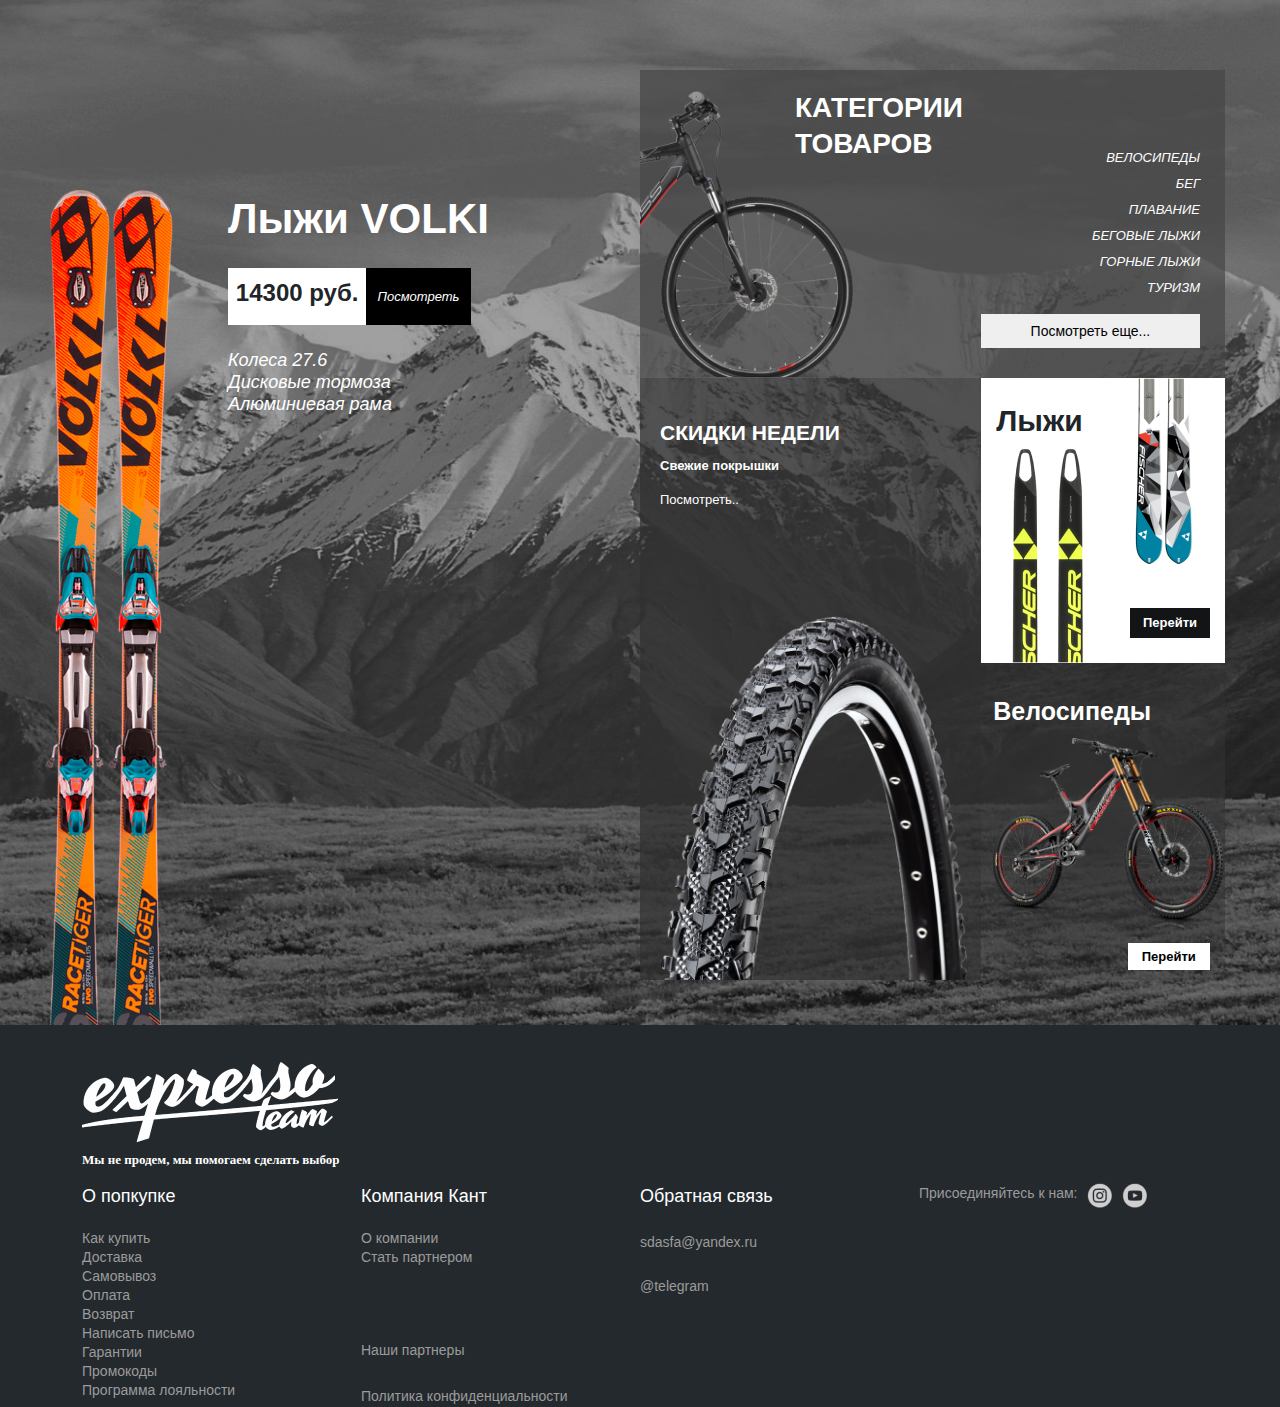
<file: index.html>
<!DOCTYPE html>
<html lang="ru">
  <head>
    <!-- Обязательные метатеги -->
    <meta charset="utf-8" />
    <meta name="viewport" content="width=device-width, initial-scale=1" />

    <!-- fonts -->
    <link rel="preload" href="fonts/Montserrat-Black.woff" as="fonts" />
    <link rel="preload" href="fonts/Montserrat-Black.woff2" as="fonts" />
    <link rel="preload" href="fonts/Roboto-Regular.woff" as="fonts" />

    <!-- Bootstrap CSS -->
    <link href="css/bootstrap.min.css" rel="stylesheet" />

    <!-- стили -->
    <link rel="stylesheet" href="css/style.css" />

    <title>expressa team</title>
  </head>
  <body>
    <main class="main">
      <section class="hero">
        <div class="hero__message">
          <p>Покупка и подбор спортивных товаров</p>
        </div>
        <div class="container hero__container">
          <!-- специальное предложение слева от меню -->
          <div class="hero__offer">
            <div class="hero__offer-img">
              <img src="img/hero__offer-bg.png" alt="Лыжи" />
            </div>
            <div class="hero__offer-info">
              <h1 class="hero__offer-title">Лыжи VOLKI</h1>
              <div class="d-flex hero__offer-block">
                <div class="hero__offer-price">
                  <p>14300 руб.</p>
                </div>
                <a href="/" class="hero__offer-link">Посмотреть</a>
              </div>
              <div class="hero__offer-params">
                <p>Колеса 27.6</p>
                <p>Дисковые тормоза</p>
                <p>Алюминиевая рама</p>
              </div>
            </div>
          </div>
          <!-- меню в виде плитки -->
          <div class="row">
            <div
              class="
                offset-sm-0
                col-sm-12
                offset-md-4
                col-md-8
                offset-lg-6
                col-lg-6
              "
            >
              <!-- категории товаров -->
              <div class="row">
                <div class="col-sm-12 hero__category">
                  <img
                    src="img/hero-img__cat.png"
                    alt="Категории товаров"
                    class="hero__category_bg"
                  />
                  <div class="row">
                    <div class="offset-sm-2 col-sm-6 offset-xl-3 col-xl-5">
                      <h2 class="hero__category-title">Категории товаров</h2>
                    </div>
                    <div class="col-sm-4">
                      <ul class="hero__list">
                        <li class="hero__item">
                          <a href="/" class="hero__link">Велосипеды</a>
                        </li>
                        <li class="hero__item">
                          <a href="/" class="hero__link">Бег</a>
                        </li>
                        <li class="hero__item">
                          <a href="/" class="hero__link">Плавание</a>
                        </li>
                        <li class="hero__item">
                          <a href="/" class="hero__link">Беговые лыжи</a>
                        </li>
                        <li class="hero__item">
                          <a href="/" class="hero__link">Горные лыжи</a>
                        </li>
                        <li class="hero__item">
                          <a href="/" class="hero__link">Туризм</a>
                        </li>
                        <li class="hero__item hero__item_none">
                          <a href="/" class="hero__link">Новый</a>
                        </li>
                      </ul>
                    </div>
                    <div class="col-sm-12 hero__btn-wrap">
                      <button type="button" class="hero__btn">
                        Посмотреть еще...
                      </button>
                    </div>
                  </div>
                </div>
              </div>
              <!-- скидки недели -->
              <div class="row">
                <div class="col-sm-6 col-xl-7 hero__category-discount">
                  <h3>Скидки недели</h3>
                  <b>Свежие покрышки</b>
                  <a href="/">Посмотреть..</a>
                  <img src="img/hero__discount-bg.png" alt="Покрышка" />
                </div>
                <div class="col-sm-6 col-xl-5">
                  <div class="row row-cols-1">
                    <div class="col hero__category-top">
                      <h3>Лыжи</h3>
                      <img
                        class="hero__category-ski1"
                        src="img/hero__ski-1.jpg"
                        alt="Лыжи"
                      />
                      <img
                        class="hero__category-ski2"
                        src="img/hero__ski-2.jpg"
                        alt="Лыжи"
                      />
                      <div class="hero__category-wrap">
                        <a href="/">Перейти</a>
                      </div>
                    </div>
                    <div class="col hero__category-bot">
                      <h3>Велосипеды</h3>
                      <img src="img/hero__bike.png" alt="Велосипеды" />
                      <div class="hero__category-wrap">
                        <a href="/">Перейти</a>
                      </div>
                    </div>
                  </div>
                </div>
              </div>
            </div>
          </div>
          <!-- мобильная версия скидок -->
          <div class="row hero__m">
            <div class="col-12">
              <div class="row">
                <div class="col-7">
                  <img
                    src="img/hero__offer-bg.png"
                    alt="Лыжи"
                    class="hero__m-img1"
                  />
                  <div class="hero__m-el">
                    <h2 class="hero__m-title">Аутлет скидок</h2>
                    <span class="hero__m-text">по видам спорта</span>
                  </div>
                  <img
                    class="hero__m-img2"
                    src="img/hero__discount-bg.png"
                    alt="Покрышка"
                  />
                </div>
                <div class="col-5 p-0">
                  <div class="hero__m-wrap">
                    <div class="hero__m-subtitle">Каталог</div>
                    <span class="hero__m-text">со скидками</span>
                  </div>
                  <ul class="hero__m-list">
                    <li class="hero__m-item">
                      <a href="/" class="hero__m-link">Велосипеды</a>
                    </li>
                    <li class="hero__m-item">
                      <a href="/" class="hero__m-link">Бег</a>
                    </li>
                    <li class="hero__m-item">
                      <a href="/" class="hero__m-link">Плавание</a>
                    </li>
                    <li class="hero__m-item">
                      <a href="/" class="hero__m-link">Беговые лыжи</a>
                    </li>
                    <li class="hero__m-item">
                      <a href="/" class="hero__m-link">Горные лыжи</a>
                    </li>
                    <li class="hero__m-item">
                      <a href="/" class="hero__m-link">Туризм</a>
                    </li>
                    <li class="hero__m-item">
                      <a href="/" class="hero__m-link">Аксессуары</a>
                    </li>
                    <li class="hero__m-item">
                      <a href="/" class="hero__m-link">Одежда</a>
                    </li>
                    <li class="hero__m-item">
                      <a href="/" class="hero__m-link">Очки</a>
                    </li>
                    <li class="hero__m-item">
                      <a href="/" class="hero__m-link">еще...</a>
                    </li>
                  </ul>
                </div>
              </div>
            </div>
          </div>
        </div>
      </section>
      <section class="new-m">
        <div class="container">
          <div class="new-m__header">
            <h2 class="new-m__title">Новинки</h2>
            <a href="/" class="new-m__all">еще...</a>
          </div>
          <div
            id="new-m__slider"
            class="carousel slide"
            data-bs-ride="carousel"
            data-bs-interval="0"
          >
            <div class="carousel-inner">
              <div class="carousel-item active">
                <div class="new-m__img">
                  <img
                    src="img/new-img1.jpg"
                    class="d-block w-50"
                    alt="Слайд велосипед"
                  />
                </div>
                <div class="new-m__name">Велосипед stels navigator 350</div>
                <div class="new-m__price-wrap">
                  <span class="new-m__price-old price-old">30000</span>
                  <span class="new-m__price-new">25000</span>
                </div>
                <div class="new-m__price-wrap">
                  <button type="button" class="new-m__btn">Посмотреть</button>
                  <button type="button" class="new-m__basket"></button>
                </div>
              </div>
              <div class="carousel-item">
                <div class="new-m__img">
                  <img
                    src="img/new-img2.jpg"
                    class="d-block w-50"
                    alt="Слайд самокат"
                  />
                </div>
                <div class="new-m__name">Велосипед stels navigator 350</div>
                <div class="new-m__price-wrap">
                  <span class="new-m__price-old price-old">30000</span>
                  <span class="new-m__price-new">25000</span>
                </div>
                <div class="new-m__price-wrap">
                  <button type="button" class="new-m__btn">Посмотреть</button>
                  <button type="button" class="new-m__basket"></button>
                </div>
              </div>
              <div class="carousel-item">
                <div class="new-m__img">
                  <img
                    src="img/new-img1.jpg"
                    class="d-block w-50"
                    alt="Слайд"
                  />
                </div>
                <div class="new-m__name">Велосипед stels navigator 350</div>
                <div class="new-m__price-wrap">
                  <span class="new-m__price-old price-old">30000</span>
                  <span class="new-m__price-new">25000</span>
                </div>
                <div class="new-m__price-wrap">
                  <button type="button" class="new-m__btn">Посмотреть</button>
                  <button type="button" class="new-m__basket"></button>
                </div>
              </div>
            </div>
          </div>
        </div>
      </section>
      <section class="popular-m">
        <div class="container">
          <div class="popular-m__header">
            <h2 class="popular-m__title">Популярное</h2>
            <a href="/" class="popular-m__all">еще...</a>
          </div>
          <div
            id="popular-m__slider"
            class="carousel slide"
            data-bs-ride="carousel"
            data-bs-interval="0"
          >
            <div class="carousel-inner">
              <div class="carousel-item active">
                <div class="popular-m__img">
                  <img
                    src="img/popular-img.jpg"
                    class="d-block w-50"
                    alt="Слайд шлем"
                  />
                </div>
                <div class="popular-m__name">Велосипед stels navigator 350</div>
                <div class="popular-m__price-wrap">
                  <span class="popular-m__price-old price-old">30000</span>
                  <span class="popular-m__price-new">25000</span>
                </div>
                <div class="popular-m__price-wrap">
                  <button type="button" class="popular-m__btn">
                    Посмотреть
                  </button>
                </div>
              </div>
              <div class="carousel-item">
                <div class="popular-m__img">
                  <img
                    src="img/popular-img.jpg"
                    class="d-block w-50"
                    alt="Слайд шлем"
                  />
                </div>
                <div class="popular-m__name">Велосипед stels navigator 350</div>
                <div class="popular-m__price-wrap">
                  <span class="popular-m__price-old price-old">30000</span>
                  <span class="popular-m__price-new">25000</span>
                </div>
                <div class="popular-m__price-wrap">
                  <button type="button" class="popular-m__btn">
                    Посмотреть
                  </button>
                </div>
              </div>
              <div class="carousel-item">
                <div class="popular-m__img">
                  <img
                    src="img/popular-img.jpg"
                    class="d-block w-50"
                    alt="Слайд шлем"
                  />
                </div>
                <div class="popular-m__name">Велосипед stels navigator 350</div>
                <div class="popular-m__price-wrap">
                  <span class="popular-m__price-old price-old">30000</span>
                  <span class="popular-m__price-new">25000</span>
                </div>
                <div class="popular-m__price-wrap">
                  <button type="button" class="popular-m__btn">
                    Посмотреть
                  </button>
                </div>
              </div>
            </div>
          </div>
        </div>
      </section>
    </main>
    <footer class="footer">
      <div class="container">
        <div class="row">
          <div class="col-12 col-sm-12 col-xxl-3">
            <div class="footer__logo">
              <a href="/" class="footer__logo-link">
                <img
                  class="footer__img"
                  src="img/footer-logo.png"
                  alt="Логотип"
                />
                <img
                  class="footer-m__img"
                  src="img/footer-m-logo.png"
                  alt="Логотип"
                />
              </a>
            </div>
            <div class="footer__desc">
              <p>Мы не продем, мы помогаем сделать выбор</p>
            </div>
          </div>
          <div class="col-12 col-sm-12 col-xxl-9 flex-wrap footer__nav">
            <div class="col-6 col-sm-6 col-md-2">
              <div class="footer__title">О попкупке</div>
              <ul class="footer__list">
                <li class="footer__item">
                  <a href="/" class="footer__link">Как купить</a>
                </li>
                <li class="footer__item">
                  <a href="/" class="footer__link">Доставка</a>
                </li>
                <li class="footer__item">
                  <a href="/" class="footer__link">Самовывоз</a>
                </li>
                <li class="footer__item">
                  <a href="/" class="footer__link">Оплата</a>
                </li>
                <li class="footer__item">
                  <a href="/" class="footer__link">Возврат</a>
                </li>
                <li class="footer__item">
                  <a href="/" class="footer__link">Написать письмо</a>
                </li>
                <li class="footer__item">
                  <a href="/" class="footer__link">Гарантии</a>
                </li>
                <li class="footer__item">
                  <a href="/" class="footer__link">Промокоды</a>
                </li>
                <li class="footer__item">
                  <a href="/" class="footer__link">Программа лояльности</a>
                </li>
              </ul>
            </div>
            <div
              class="offset-0 col-6 offset-sm-0 col-sm-6 offset-md-1 col-md-3"
            >
              <div class="footer__title">Компания Кант</div>
              <ul class="footer__list">
                <li class="footer__item">
                  <a href="/" class="footer__link">О компании</a>
                </li>
                <li class="footer__item">
                  <a href="/" class="footer__link">Стать партнером</a>
                </li>
              </ul>
              <a href="/" class="footer__partners">Наши партнеры</a>
              <a href="/" class="footer__policy">Политика конфиденциальности</a>
            </div>
            <div class="col-6 col-sm-6 col-md-2">
              <div class="footer__title">Обратная связь</div>
              <ul class="footer__contacts">
                <li>
                  <a href="mailto:sdasfa@yandex.ru">sdasfa@yandex.ru</a>
                </li>
                <li>
                  <a href="/">@telegram</a>
                </li>
              </ul>
            </div>
            <div
              class="
                offse-0
                col-6
                offset-sm-0
                col-sm-6
                offset-md-1
                col-md-3
                offset-xxl-0
                col-xxl-4
              "
            >
              <div class="d-flex footer__social">
                <p>Присоединяйтесь к нам:</p>
                <a href="/" class="footer__social-link footer__inst"></a>
                <a href="/" class="footer__social-link footer__you"></a>
              </div>
            </div>
          </div>
          <div class="col-12 p-0 footer-m__nav">
            <div class="footer-m__accordion" id="accordionExample">
              <div class="accordion-item">
                <h2 class="accordion-header" id="headingOne">
                  <button
                    class="accordion-button"
                    type="button"
                    data-bs-toggle="collapse"
                    data-bs-target="#collapseOne"
                    aria-expanded="true"
                    aria-controls="collapseOne"
                  >
                    О нас
                  </button>
                </h2>
                <div
                  id="collapseOne"
                  class="accordion-collapse collapse show"
                  aria-labelledby="headingOne"
                  data-bs-parent="#accordionExample"
                >
                  <div class="accordion-body">
                    <ul class="footer-m__list">
                      <li class="footer-m__item">
                        <a href="" class="footer-m__link">Как купить</a>
                      </li>
                      <li class="footer-m__item">
                        <a href="" class="footer-m__link">Доставка</a>
                      </li>
                      <li class="footer-m__item">
                        <a href="" class="footer-m__link">Самовывоз</a>
                      </li>
                      <li class="footer-m__item">
                        <a href="" class="footer-m__link">Оплата</a>
                      </li>
                      <li class="footer-m__item">
                        <a href="" class="footer-m__link">Написать письмо</a>
                      </li>
                    </ul>
                  </div>
                </div>
              </div>
              <div class="accordion-item">
                <h2 class="accordion-header" id="headingTwo">
                  <button
                    class="accordion-button collapsed"
                    type="button"
                    data-bs-toggle="collapse"
                    data-bs-target="#collapseTwo"
                    aria-expanded="false"
                    aria-controls="collapseTwo"
                  >
                    О покупке
                  </button>
                </h2>
                <div
                  id="collapseTwo"
                  class="accordion-collapse collapse"
                  aria-labelledby="headingTwo"
                  data-bs-parent="#accordionExample"
                >
                  <div class="accordion-body">
                    <ul class="footer-m__list">
                      <li class="footer-m__item">
                        <a href="" class="footer-m__link">Как купить</a>
                      </li>
                      <li class="footer-m__item">
                        <a href="" class="footer-m__link">Доставка</a>
                      </li>
                      <li class="footer-m__item">
                        <a href="" class="footer-m__link">Самовывоз</a>
                      </li>
                      <li class="footer-m__item">
                        <a href="" class="footer-m__link">Оплата</a>
                      </li>
                      <li class="footer-m__item">
                        <a href="" class="footer-m__link">Написать письмо</a>
                      </li>
                    </ul>
                  </div>
                </div>
              </div>
              <div class="accordion-item">
                <h2 class="accordion-header" id="headingThree">
                  <button
                    class="accordion-button collapsed"
                    type="button"
                    data-bs-toggle="collapse"
                    data-bs-target="#collapseThree"
                    aria-expanded="false"
                    aria-controls="collapseThree"
                  >
                    Контакты
                  </button>
                </h2>
                <div
                  id="collapseThree"
                  class="accordion-collapse collapse"
                  aria-labelledby="headingThree"
                  data-bs-parent="#accordionExample"
                >
                  <div class="accordion-body">
                    <ul class="footer-m__list">
                      <li class="footer-m__item">
                        <a href="" class="footer-m__link">Как купить</a>
                      </li>
                      <li class="footer-m__item">
                        <a href="" class="footer-m__link">Доставка</a>
                      </li>
                      <li class="footer-m__item">
                        <a href="" class="footer-m__link">Самовывоз</a>
                      </li>
                      <li class="footer-m__item">
                        <a href="" class="footer-m__link">Оплата</a>
                      </li>
                      <li class="footer-m__item">
                        <a href="" class="footer-m__link">Написать письмо</a>
                      </li>
                    </ul>
                  </div>
                </div>
              </div>
              <div class="accordion-item">
                <h2 class="accordion-header" id="headingFour">
                  <button
                    class="accordion-button collapsed"
                    type="button"
                    data-bs-toggle="collapse"
                    data-bs-target="#collapseFour"
                    aria-expanded="false"
                    aria-controls="collapseFour"
                  >
                    Обратная связь
                  </button>
                </h2>
                <div
                  id="collapseFour"
                  class="accordion-collapse collapse"
                  aria-labelledby="headingFour"
                  data-bs-parent="#accordionExample"
                >
                  <div class="accordion-body">
                    <ul class="footer-m__list">
                      <li class="footer-m__item">
                        <a href="" class="footer-m__link">Как купить</a>
                      </li>
                      <li class="footer-m__item">
                        <a href="" class="footer-m__link">Доставка</a>
                      </li>
                      <li class="footer-m__item">
                        <a href="" class="footer-m__link">Самовывоз</a>
                      </li>
                      <li class="footer-m__item">
                        <a href="" class="footer-m__link">Оплата</a>
                      </li>
                      <li class="footer-m__item">
                        <a href="" class="footer-m__link">Написать письмо</a>
                      </li>
                    </ul>
                  </div>
                </div>
              </div>
            </div>
            <ul class="footer-m__menu">
              <li class="footer-m__inner">
                <a href="/">Главная</a>
              </li>
              <li class="footer-m__symbol"><span></span></li>
              <li class="footer-m__inner">
                <a href="/">Личный кабинет</a>
              </li>
              <li class="footer-m__symbol"><span></span></li>
              <li class="footer-m__inner">
                <a href="/">Корзина</a>
              </li>
              <li class="footer-m__symbol"><span></span></li>
              <li class="footer-m__inner">
                <a href="/">Вверх</a>
              </li>
            </ul>
          </div>
        </div>
      </div>
    </footer>
    <!-- js bootstrap -->
    <script src="js/bootstrap.bundle.min.js"></script>
    <!-- script -->
    <script src="js/script.js"></script>
  </body>
</html>
</file>
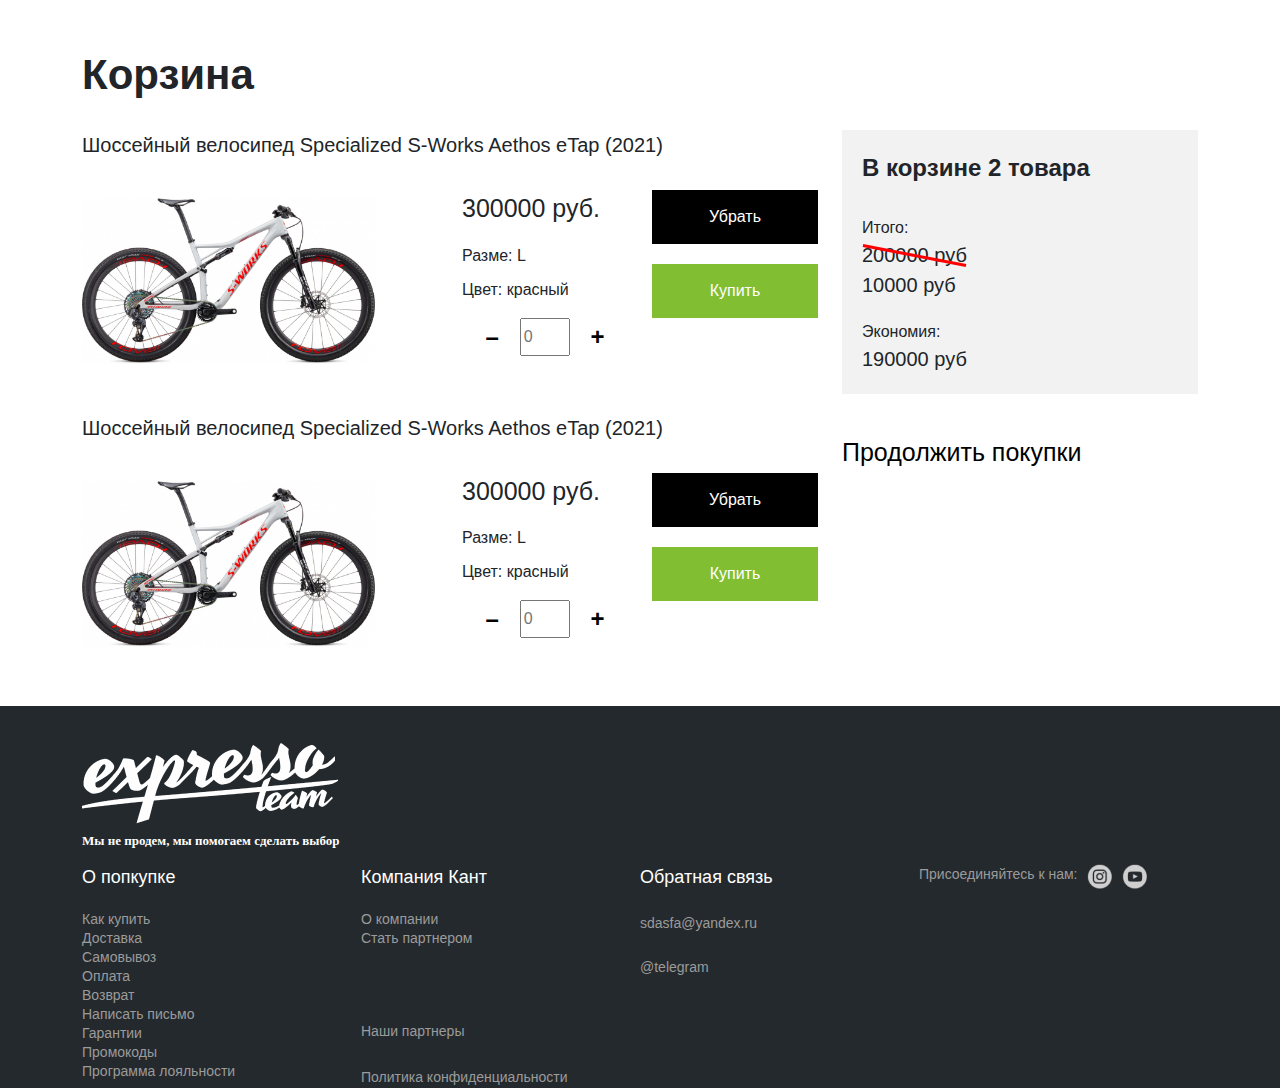
<file: basket.html>
<!DOCTYPE html>
<html lang="ru">
  <head>
    <!-- Обязательные метатеги -->
    <meta charset="utf-8" />
    <meta name="viewport" content="width=device-width, initial-scale=1" />

    <!-- fonts -->
    <link rel="preload" href="fonts/Montserrat-Black.woff" as="fonts" />
    <link rel="preload" href="fonts/Montserrat-Black.woff2" as="fonts" />
    <link rel="preload" href="fonts/Roboto-Regular.woff" as="fonts" />

    <!-- Bootstrap CSS -->
    <link href="css/bootstrap.min.css" rel="stylesheet" />

    <!-- стили -->
    <link rel="stylesheet" href="css/style.css" />

    <title>expressa team</title>
  </head>
  <body>
    <main class="main">
      <!-- корзина -->
      <section class="basket">
        <div class="container">
          <h1 class="basket__title">Корзина</h1>
          <div class="row">
            <div class="col-12 col-lg-8 col-xxl-9 basket__cards">
              <!-- карточка товара -->
              <div class="row basket__card">
                <div class="basket__name">
                  Шоссейный велосипед Specialized S-Works Aethos eTap (2021)
                </div>
                <div class="col-12 col-sm-4 col-md-5 col-xxl-6">
                  <div class="basket__img">
                    <img src="img/new-img1.jpg" alt="Велосипед" />
                  </div>
                </div>
                <div
                  class="
                    offset-0
                    col-12
                    offset-sm-0
                    col-sm-4
                    offset-md-1
                    col-md-3
                    offset-lg-0
                    col-lg-4
                    offset-xl-1
                    col-xl-3
                    offset-xxl-1
                    col-xxl-2
                  "
                >
                  <div class="basket__info">
                    <div class="basket__params">
                      <div class="basket__params-price">
                        <p>
                          <span class="basket_price basket_price-old price-old"
                            >300000 руб.</span
                          >
                        </p>
                        <p><span class="basket_price">300000 руб.</span></p>
                      </div>
                      <p>Разме:<span class="basket_size"> L</span></p>
                      <p>Цвет:<span class="basket_color"> красный</span></p>
                    </div>
                    <div class="backet__count-wrap">
                      <button type="button" class="basket__count-btn minus">
                        –
                      </button>
                      <input
                        class="basket__count"
                        type="number"
                        val="0"
                        min="0"
                        placeholder="0"
                      />
                      <button type="button" class="basket__count-btn plus">
                        +
                      </button>
                    </div>
                  </div>
                </div>
                <div class="col-12 col-sm-0 basket__input-wrap">
                  <div class="basket__input-el basket__producer-wrap">
                    <label class="basket__lbl" for="basket__producer"
                      >Поставщик:</label
                    >
                    <input
                      class="basket__input"
                      id="basket__producer"
                      type="text"
                    />
                    <button class="basket__btn" type="button">
                      Выбрать другого
                    </button>
                  </div>
                  <div class="basket__input-el basket__address-wrap">
                    <label class="basket__lbl" for="basket__address"
                      >Адрес:</label
                    >
                    <input
                      class="basket__input"
                      id="basket__address"
                      type="text"
                    />
                    <button class="basket__btn" type="button">
                      Выбрать другой
                    </button>
                  </div>
                </div>
                <div
                  class="
                    offset-0
                    col-12
                    offset-sm-0
                    col-sm-4
                    offset-md-0
                    col-md-3
                    offset-xxl-1
                    col-xxl-2
                  "
                >
                  <div class="basket__btn-wrap">
                    <button type="button" class="basket__del">Убрать</button>
                    <button type="button" class="basket__buy">Купить</button>
                  </div>
                </div>
              </div>
              <!-- карточка товара -->
              <div class="row basket__card">
                <div class="basket__name">
                  Шоссейный велосипед Specialized S-Works Aethos eTap (2021)
                </div>
                <div class="col-12 col-sm-4 col-md-5 col-xxl-6">
                  <div class="basket__img">
                    <img src="img/new-img1.jpg" alt="Велосипед" />
                  </div>
                </div>
                <div
                  class="
                    offset-0
                    col-12
                    offset-sm-0
                    col-sm-4
                    offset-md-1
                    col-md-3
                    offset-lg-0
                    col-lg-4
                    offset-xl-1
                    col-xl-3
                    offset-xxl-1
                    col-xxl-2
                  "
                >
                  <div class="basket__info">
                    <div class="basket__params">
                      <div class="basket__params-price">
                        <p>
                          <span class="basket_price basket_price-old price-old"
                            >300000 руб.</span
                          >
                        </p>
                        <p><span class="basket_price">300000 руб.</span></p>
                      </div>
                      <p>Разме:<span class="basket_size"> L</span></p>
                      <p>Цвет:<span class="basket_color"> красный</span></p>
                    </div>
                    <div class="backet__count-wrap">
                      <button type="button" class="basket__count-btn minus">
                        –
                      </button>
                      <input
                        class="basket__count"
                        type="number"
                        val="0"
                        min="0"
                        placeholder="0"
                      />
                      <button type="button" class="basket__count-btn plus">
                        +
                      </button>
                    </div>
                  </div>
                </div>
                <div class="col-12 col-sm-0 basket__input-wrap">
                  <div class="basket__input-el basket__producer-wrap">
                    <label class="basket__lbl" for="basket__producer"
                      >Поставщик:</label
                    >
                    <input
                      class="basket__input"
                      id="basket__producer"
                      type="text"
                    />
                    <button class="basket__btn" type="button">
                      Выбрать другого
                    </button>
                  </div>
                  <div class="basket__input-el basket__address-wrap">
                    <label class="basket__lbl" for="basket__address"
                      >Адрес:</label
                    >
                    <input
                      class="basket__input"
                      id="basket__address"
                      type="text"
                    />
                    <button class="basket__btn" type="button">
                      Выбрать другой
                    </button>
                  </div>
                </div>
                <div
                  class="
                    offset-0
                    col-12
                    offset-sm-0
                    col-sm-4
                    offset-md-0
                    col-md-3
                    offset-xxl-1
                    col-xxl-2
                  "
                >
                  <div class="basket__btn-wrap">
                    <button type="button" class="basket__del">Убрать</button>
                    <button type="button" class="basket__buy">Купить</button>
                  </div>
                </div>
              </div>
            </div>
            <!-- кнопка оформить все товары -->
            <div class="col-12 col-sm-0 basket__all">
              <button type="button">
                Сформировать всю корзину из одного магазина
              </button>
            </div>
            <!-- Итоги -->
            <div class="col-12 col-lg-4 col-xxl-3">
              <div class="basket__price-block">
                <div class="basket__price-title">
                  В корзине <span>2</span> товара
                </div>
                <span class="basket__price-subtitle">Итого:</span>
                <div class="basket__price-wrap">
                  <span class="old price-old">200000 руб</span>
                  <span class="new">10000 руб</span>
                </div>
                <span class="basket__price-subtitle">Экономия:</span>
                <div class="basket__price-wrap">
                  <span class="save">190000 руб</span>
                </div>
              </div>
              <a href="/" class="basket__price-link">Продолжить покупки</a>
            </div>
            <!-- доставка -->
            <div class="col-12 col-sm-0">
              <div class="basket__delivery">
                <div class="basket__delivery-title">Доставка</div>
                <div class="basket__delivery-block">
                  <input
                    type="radio"
                    class="btn-check basket__delivery-radio"
                    name="options"
                    id="option1"
                    autocomplete="off"
                    checked
                  />
                  <label
                    class="btn btn-secondary basket__delivery-btn"
                    for="option1"
                    >Курьер</label
                  >
                  <input
                    type="radio"
                    class="btn-check basket__delivery-radio"
                    name="options"
                    id="option2"
                    autocomplete="off"
                  />
                  <label
                    class="btn btn-secondary basket__delivery-btn"
                    for="option2"
                    >Комбинированная доставка</label
                  >
                  <input
                    type="radio"
                    class="btn-check basket__delivery-radio"
                    name="options"
                    id="option4"
                    autocomplete="off"
                  />
                  <label
                    class="btn btn-secondary basket__delivery-btn"
                    for="option4"
                    >Самовывоз</label
                  >
                </div>
                <!-- дата доставки -->
                <div class="basket__date">
                  <div class="basket__date-subtitle">
                    Ориентировочная дата доставки:
                  </div>
                  <div class="basket__date-block">
                    <div class="basket__date-el basket__date-day">
                      <button type="button"></button>
                      <span>12.08.1010</span>
                      <button type="button"></button>
                    </div>
                    <div class="basket__date-el basket__date-time">
                      <button type="button"></button>
                      <span>12:00 - 14:00</span>
                      <button type="button"></button>
                    </div>
                  </div>
                </div>
                <button type="button">
                  Подтвердить свои данные и оплатить
                </button>
              </div>
            </div>
          </div>
        </div>
      </section>
    </main>
    <footer class="footer">
      <div class="container">
        <div class="row">
          <div class="col-12 col-sm-12 col-xxl-3">
            <div class="footer__logo">
              <a href="/" class="footer__logo-link">
                <img
                  class="footer__img"
                  src="img/footer-logo.png"
                  alt="Логотип"
                />
                <img
                  class="footer-m__img"
                  src="img/footer-m-logo.png"
                  alt="Логотип"
                />
              </a>
            </div>
            <div class="footer__desc">
              <p>Мы не продем, мы помогаем сделать выбор</p>
            </div>
          </div>
          <div class="col-12 col-sm-12 col-xxl-9 flex-wrap footer__nav">
            <div class="col-6 col-sm-6 col-md-2">
              <div class="footer__title">О попкупке</div>
              <ul class="footer__list">
                <li class="footer__item">
                  <a href="/" class="footer__link">Как купить</a>
                </li>
                <li class="footer__item">
                  <a href="/" class="footer__link">Доставка</a>
                </li>
                <li class="footer__item">
                  <a href="/" class="footer__link">Самовывоз</a>
                </li>
                <li class="footer__item">
                  <a href="/" class="footer__link">Оплата</a>
                </li>
                <li class="footer__item">
                  <a href="/" class="footer__link">Возврат</a>
                </li>
                <li class="footer__item">
                  <a href="/" class="footer__link">Написать письмо</a>
                </li>
                <li class="footer__item">
                  <a href="/" class="footer__link">Гарантии</a>
                </li>
                <li class="footer__item">
                  <a href="/" class="footer__link">Промокоды</a>
                </li>
                <li class="footer__item">
                  <a href="/" class="footer__link">Программа лояльности</a>
                </li>
              </ul>
            </div>
            <div
              class="offset-0 col-6 offset-sm-0 col-sm-6 offset-md-1 col-md-3"
            >
              <div class="footer__title">Компания Кант</div>
              <ul class="footer__list">
                <li class="footer__item">
                  <a href="/" class="footer__link">О компании</a>
                </li>
                <li class="footer__item">
                  <a href="/" class="footer__link">Стать партнером</a>
                </li>
              </ul>
              <a href="/" class="footer__partners">Наши партнеры</a>
              <a href="/" class="footer__policy">Политика конфиденциальности</a>
            </div>
            <div class="col-6 col-sm-6 col-md-2">
              <div class="footer__title">Обратная связь</div>
              <ul class="footer__contacts">
                <li>
                  <a href="mailto:sdasfa@yandex.ru">sdasfa@yandex.ru</a>
                </li>
                <li>
                  <a href="/">@telegram</a>
                </li>
              </ul>
            </div>
            <div
              class="
                offse-0
                col-6
                offset-sm-0
                col-sm-6
                offset-md-1
                col-md-3
                offset-xxl-0
                col-xxl-4
              "
            >
              <div class="d-flex footer__social">
                <p>Присоединяйтесь к нам:</p>
                <a href="/" class="footer__social-link footer__inst"></a>
                <a href="/" class="footer__social-link footer__you"></a>
              </div>
            </div>
          </div>
          <div class="col-12 p-0 footer-m__nav">
            <div class="footer-m__accordion" id="accordionExample">
              <div class="accordion-item">
                <h2 class="accordion-header" id="headingOne">
                  <button
                    class="accordion-button"
                    type="button"
                    data-bs-toggle="collapse"
                    data-bs-target="#collapseOne"
                    aria-expanded="true"
                    aria-controls="collapseOne"
                  >
                    О нас
                  </button>
                </h2>
                <div
                  id="collapseOne"
                  class="accordion-collapse collapse show"
                  aria-labelledby="headingOne"
                  data-bs-parent="#accordionExample"
                >
                  <div class="accordion-body">
                    <ul class="footer-m__list">
                      <li class="footer-m__item">
                        <a href="" class="footer-m__link">Как купить</a>
                      </li>
                      <li class="footer-m__item">
                        <a href="" class="footer-m__link">Доставка</a>
                      </li>
                      <li class="footer-m__item">
                        <a href="" class="footer-m__link">Самовывоз</a>
                      </li>
                      <li class="footer-m__item">
                        <a href="" class="footer-m__link">Оплата</a>
                      </li>
                      <li class="footer-m__item">
                        <a href="" class="footer-m__link">Написать письмо</a>
                      </li>
                    </ul>
                  </div>
                </div>
              </div>
              <div class="accordion-item">
                <h2 class="accordion-header" id="headingTwo">
                  <button
                    class="accordion-button collapsed"
                    type="button"
                    data-bs-toggle="collapse"
                    data-bs-target="#collapseTwo"
                    aria-expanded="false"
                    aria-controls="collapseTwo"
                  >
                    О покупке
                  </button>
                </h2>
                <div
                  id="collapseTwo"
                  class="accordion-collapse collapse"
                  aria-labelledby="headingTwo"
                  data-bs-parent="#accordionExample"
                >
                  <div class="accordion-body">
                    <ul class="footer-m__list">
                      <li class="footer-m__item">
                        <a href="" class="footer-m__link">Как купить</a>
                      </li>
                      <li class="footer-m__item">
                        <a href="" class="footer-m__link">Доставка</a>
                      </li>
                      <li class="footer-m__item">
                        <a href="" class="footer-m__link">Самовывоз</a>
                      </li>
                      <li class="footer-m__item">
                        <a href="" class="footer-m__link">Оплата</a>
                      </li>
                      <li class="footer-m__item">
                        <a href="" class="footer-m__link">Написать письмо</a>
                      </li>
                    </ul>
                  </div>
                </div>
              </div>
              <div class="accordion-item">
                <h2 class="accordion-header" id="headingThree">
                  <button
                    class="accordion-button collapsed"
                    type="button"
                    data-bs-toggle="collapse"
                    data-bs-target="#collapseThree"
                    aria-expanded="false"
                    aria-controls="collapseThree"
                  >
                    Контакты
                  </button>
                </h2>
                <div
                  id="collapseThree"
                  class="accordion-collapse collapse"
                  aria-labelledby="headingThree"
                  data-bs-parent="#accordionExample"
                >
                  <div class="accordion-body">
                    <ul class="footer-m__list">
                      <li class="footer-m__item">
                        <a href="" class="footer-m__link">Как купить</a>
                      </li>
                      <li class="footer-m__item">
                        <a href="" class="footer-m__link">Доставка</a>
                      </li>
                      <li class="footer-m__item">
                        <a href="" class="footer-m__link">Самовывоз</a>
                      </li>
                      <li class="footer-m__item">
                        <a href="" class="footer-m__link">Оплата</a>
                      </li>
                      <li class="footer-m__item">
                        <a href="" class="footer-m__link">Написать письмо</a>
                      </li>
                    </ul>
                  </div>
                </div>
              </div>
              <div class="accordion-item">
                <h2 class="accordion-header" id="headingFour">
                  <button
                    class="accordion-button collapsed"
                    type="button"
                    data-bs-toggle="collapse"
                    data-bs-target="#collapseFour"
                    aria-expanded="false"
                    aria-controls="collapseFour"
                  >
                    Обратная связь
                  </button>
                </h2>
                <div
                  id="collapseFour"
                  class="accordion-collapse collapse"
                  aria-labelledby="headingFour"
                  data-bs-parent="#accordionExample"
                >
                  <div class="accordion-body">
                    <ul class="footer-m__list">
                      <li class="footer-m__item">
                        <a href="" class="footer-m__link">Как купить</a>
                      </li>
                      <li class="footer-m__item">
                        <a href="" class="footer-m__link">Доставка</a>
                      </li>
                      <li class="footer-m__item">
                        <a href="" class="footer-m__link">Самовывоз</a>
                      </li>
                      <li class="footer-m__item">
                        <a href="" class="footer-m__link">Оплата</a>
                      </li>
                      <li class="footer-m__item">
                        <a href="" class="footer-m__link">Написать письмо</a>
                      </li>
                    </ul>
                  </div>
                </div>
              </div>
            </div>
            <ul class="footer-m__menu">
              <li class="footer-m__inner">
                <a href="/">Главная</a>
              </li>
              <li class="footer-m__symbol"><span></span></li>
              <li class="footer-m__inner">
                <a href="/">Личный кабинет</a>
              </li>
              <li class="footer-m__symbol"><span></span></li>
              <li class="footer-m__inner">
                <a href="/">Корзина</a>
              </li>
              <li class="footer-m__symbol"><span></span></li>
              <li class="footer-m__inner">
                <a href="/">Вверх</a>
              </li>
            </ul>
          </div>
        </div>
      </div>
    </footer>
    <!-- js bootstrap -->
    <script src="js/bootstrap.bundle.min.js"></script>
    <!-- script -->
    <script src="js/script.js"></script>
  </body>
</html>
</file>
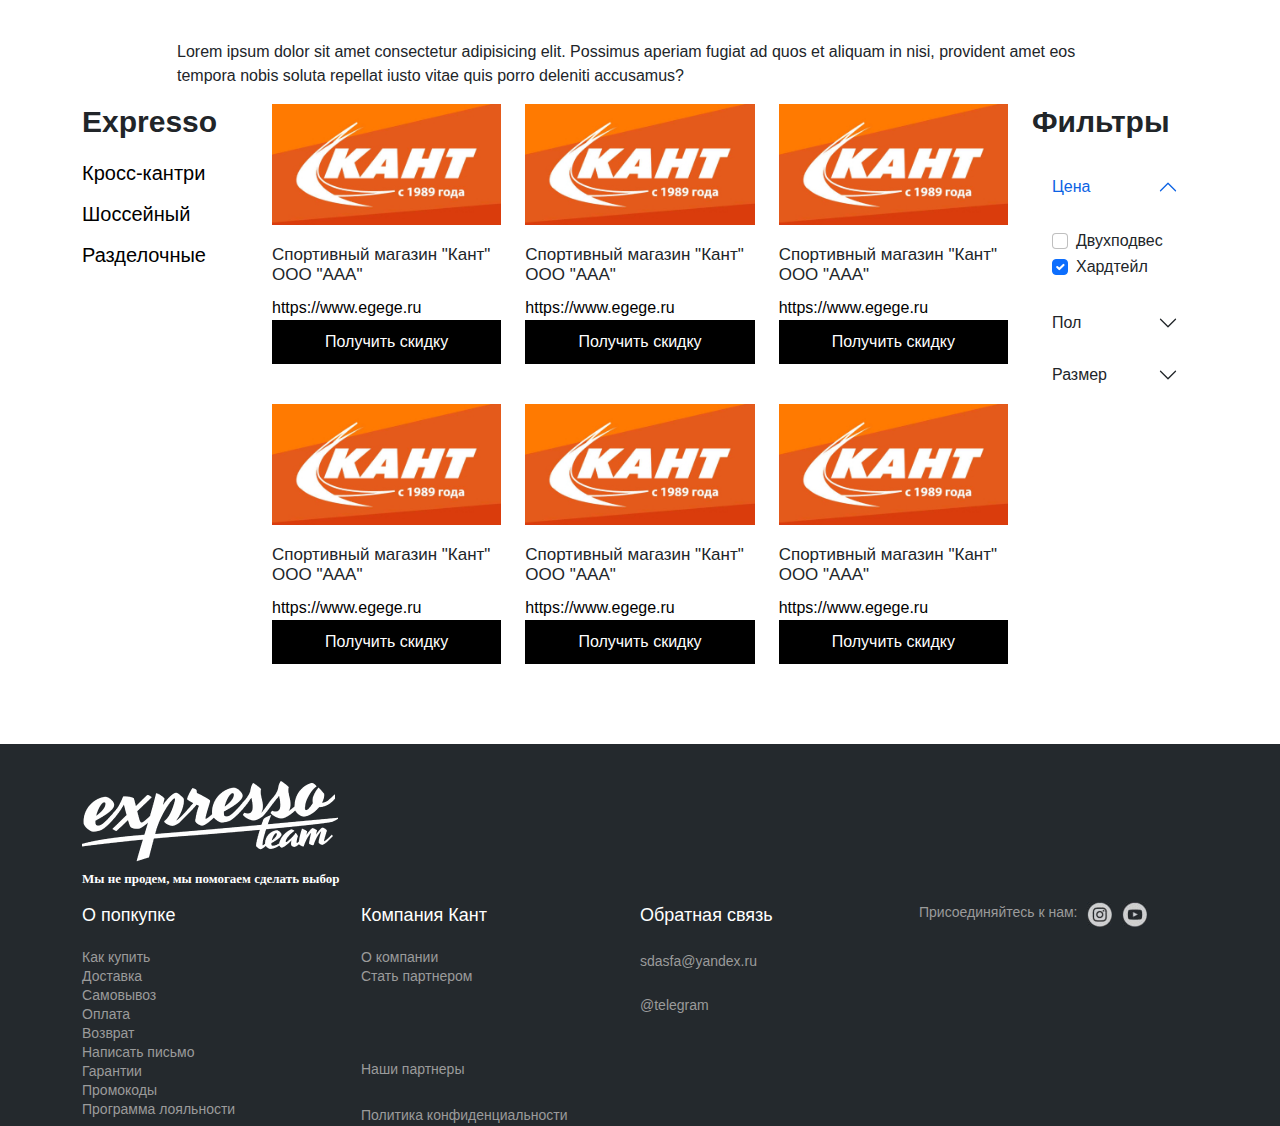
<file: partners.html>
<!DOCTYPE html>
<html lang="ru">
  <head>
    <!-- Обязательные метатеги -->
    <meta charset="utf-8" />
    <meta name="viewport" content="width=device-width, initial-scale=1" />

    <!-- fonts -->
    <link rel="preload" href="fonts/Montserrat-Black.woff" as="fonts" />
    <link rel="preload" href="fonts/Montserrat-Black.woff2" as="fonts" />
    <link rel="preload" href="fonts/Roboto-Regular.woff" as="fonts" />

    <!-- Bootstrap CSS -->
    <link href="css/bootstrap.min.css" rel="stylesheet" />

    <!-- стили -->
    <link rel="stylesheet" href="css/style.css" />

    <title>expressa team</title>
  </head>
  <body>
    <main class="main">
      <section class="search-page">
        <div class="container">
          <div class="row">
            <div class="col-12 offser-sm-1 col-sm-10 offset-sm-1">
              <div class="search-page__desc">
                <p>
                  Lorem ipsum dolor sit amet consectetur adipisicing elit.
                  Possimus aperiam fugiat ad quos et aliquam in nisi, provident
                  amet eos tempora nobis soluta repellat iusto vitae quis porro
                  deleniti accusamus?
                </p>
              </div>
            </div>
          </div>
          <div class="row flex-column-reverse flex-sm-row">
            <div class="col-0 col-lg-2">
              <div class="search-page__title bike">Expresso</div>
              <ul class="search-page__menu">
                <li class="search-page__inner">
                  <a href="/">Кросс-кантри</a>
                </li>
                <li class="search-page__inner">
                  <a href="/">Шоссейный</a>
                </li>
                <li class="search-page__inner">
                  <a href="/">Разделочные</a>
                </li>
              </ul>
            </div>
            <div class="col-12 col-sm-8 col-lg-7 col-xl-8">
              <div class="row">
                <div class="col-12 col-md-6 col-xl-4 search-page__card">
                  <div class="search-page__img">
                    <img src="img/partners-img.jpg" alt="Партнер" />
                  </div>
                  <div class="search-page__name">
                    Спортивный магазин "Кант" ООО "ААА"
                  </div>
                  <div class="search-page__block">
                    <a href="/">https://www.egege.ru</a>
                  </div>
                  <button type="button" class="partners__btn">
                    Получить скидку
                  </button>
                </div>
                <div class="col-12 col-md-6 col-xl-4 search-page__card">
                  <div class="search-page__img">
                    <img src="img/partners-img.jpg" alt="Партнер" />
                  </div>
                  <div class="search-page__name">
                    Спортивный магазин "Кант" ООО "ААА"
                  </div>
                  <div class="search-page__block">
                    <a href="/">https://www.egege.ru</a>
                  </div>
                  <button type="button" class="partners__btn">
                    Получить скидку
                  </button>
                </div>
                <div
                  class="col-12 col-md-6 col-xl-4 col-xxl-4 search-page__card"
                >
                  <div class="search-page__img">
                    <img src="img/partners-img.jpg" alt="Партнер" />
                  </div>
                  <div class="search-page__name">
                    Спортивный магазин "Кант" ООО "ААА"
                  </div>
                  <div class="search-page__block">
                    <a href="/">https://www.egege.ru</a>
                  </div>
                  <button type="button" class="partners__btn">
                    Получить скидку
                  </button>
                </div>
                <div class="col-12 col-md-6 col-xl-4 search-page__card">
                  <div class="search-page__img">
                    <img src="img/partners-img.jpg" alt="Партнер" />
                  </div>
                  <div class="search-page__name">
                    Спортивный магазин "Кант" ООО "ААА"
                  </div>
                  <div class="search-page__block">
                    <a href="/">https://www.egege.ru</a>
                  </div>
                  <button type="button" class="partners__btn">
                    Получить скидку
                  </button>
                </div>
                <div class="col-12 col-md-6 col-xl-4 search-page__card">
                  <div class="search-page__img">
                    <img src="img/partners-img.jpg" alt="Партнер" />
                  </div>
                  <div class="search-page__name">
                    Спортивный магазин "Кант" ООО "ААА"
                  </div>
                  <div class="search-page__block">
                    <a href="/">https://www.egege.ru</a>
                  </div>
                  <button type="button" class="partners__btn">
                    Получить скидку
                  </button>
                </div>
                <div class="col-12 col-md-6 col-xl-4 search-page__card">
                  <div class="search-page__img">
                    <img src="img/partners-img.jpg" alt="Партнер" />
                  </div>
                  <div class="search-page__name">
                    Спортивный магазин "Кант" ООО "ААА"
                  </div>
                  <div class="search-page__block">
                    <a href="/">https://www.egege.ru</a>
                  </div>
                  <button type="button" class="partners__btn">
                    Получить скидку
                  </button>
                </div>
              </div>
            </div>
            <div
              class="
                offset-0
                col-12
                offset-sm-0
                col-sm-4 col-md-4 col-lg-3 col-xl-2
              "
            >
              <div class="search-page__title">Фильтры</div>
              <div
                class="search-page__accordion"
                id="accordionPanelsStayOpenExample"
              >
                <div class="search-page__accordion-item">
                  <h2 class="accordion-header" id="panelsStayOpen-headingOne">
                    <button
                      class="accordion-button"
                      type="button"
                      data-bs-toggle="collapse"
                      data-bs-target="#panelsStayOpen-collapseOne"
                      aria-expanded="true"
                      aria-controls="panelsStayOpen-collapseOne"
                    >
                      Цена
                    </button>
                  </h2>
                  <div
                    id="panelsStayOpen-collapseOne"
                    class="accordion-collapse collapse show"
                    aria-labelledby="panelsStayOpen-headingOne"
                  >
                    <div class="accordion-body">
                      <div class="form-check">
                        <input
                          class="form-check-input"
                          type="checkbox"
                          value=""
                          id="flexCheckDefault"
                        />
                        <label class="form-check-label" for="flexCheckDefault">
                          Двухподвес
                        </label>
                      </div>
                      <div class="form-check">
                        <input
                          class="form-check-input"
                          type="checkbox"
                          value=""
                          id="flexCheckChecked"
                          checked
                        />
                        <label class="form-check-label" for="flexCheckChecked">
                          Хардтейл
                        </label>
                      </div>
                    </div>
                  </div>
                </div>
                <div class="search-page__accordion-item">
                  <h2 class="accordion-header" id="panelsStayOpen-headingTwo">
                    <button
                      class="accordion-button collapsed"
                      type="button"
                      data-bs-toggle="collapse"
                      data-bs-target="#panelsStayOpen-collapseTwo"
                      aria-expanded="false"
                      aria-controls="panelsStayOpen-collapseTwo"
                    >
                      Пол
                    </button>
                  </h2>
                  <div
                    id="panelsStayOpen-collapseTwo"
                    class="accordion-collapse collapse"
                    aria-labelledby="panelsStayOpen-headingTwo"
                  >
                    <div class="accordion-body">
                      <div class="form-check">
                        <input
                          class="form-check-input"
                          type="checkbox"
                          value=""
                          id="flexCheckDefault"
                        />
                        <label class="form-check-label" for="flexCheckDefault">
                          Блокировка
                        </label>
                      </div>
                      <div class="form-check">
                        <input
                          class="form-check-input"
                          type="checkbox"
                          value=""
                          id="flexCheckChecked"
                          checked
                        />
                        <label class="form-check-label" for="flexCheckChecked">
                          Двух подвес
                        </label>
                      </div>
                    </div>
                  </div>
                </div>
                <div class="search-page__accordion-item">
                  <h2 class="accordion-header" id="panelsStayOpen-headingThree">
                    <button
                      class="accordion-button collapsed"
                      type="button"
                      data-bs-toggle="collapse"
                      data-bs-target="#panelsStayOpen-collapseThree"
                      aria-expanded="false"
                      aria-controls="panelsStayOpen-collapseThree"
                    >
                      Размер
                    </button>
                  </h2>
                  <div
                    id="panelsStayOpen-collapseThree"
                    class="accordion-collapse collapse"
                    aria-labelledby="panelsStayOpen-headingThree"
                  >
                    <div class="accordion-body">
                      <div class="form-check">
                        <input
                          class="form-check-input"
                          type="checkbox"
                          value=""
                          id="flexCheckDefault"
                        />
                        <label class="form-check-label" for="flexCheckDefault">
                          Двухводвес
                        </label>
                      </div>
                      <div class="form-check">
                        <input
                          class="form-check-input"
                          type="checkbox"
                          value=""
                          id="flexCheckChecked"
                          checked
                        />
                        <label class="form-check-label" for="flexCheckChecked">
                          Хардейтл
                        </label>
                      </div>
                    </div>
                  </div>
                </div>
              </div>
            </div>
          </div>
        </div>
      </section>
    </main>
    <footer class="footer">
      <div class="container">
        <div class="row">
          <div class="col-12 col-sm-12 col-xxl-3">
            <div class="footer__logo">
              <a href="/" class="footer__logo-link">
                <img
                  class="footer__img"
                  src="img/footer-logo.png"
                  alt="Логотип"
                />
                <img
                  class="footer-m__img"
                  src="img/footer-m-logo.png"
                  alt="Логотип"
                />
              </a>
            </div>
            <div class="footer__desc">
              <p>Мы не продем, мы помогаем сделать выбор</p>
            </div>
          </div>
          <div class="col-12 col-sm-12 col-xxl-9 flex-wrap footer__nav">
            <div class="col-6 col-sm-6 col-md-2">
              <div class="footer__title">О попкупке</div>
              <ul class="footer__list">
                <li class="footer__item">
                  <a href="/" class="footer__link">Как купить</a>
                </li>
                <li class="footer__item">
                  <a href="/" class="footer__link">Доставка</a>
                </li>
                <li class="footer__item">
                  <a href="/" class="footer__link">Самовывоз</a>
                </li>
                <li class="footer__item">
                  <a href="/" class="footer__link">Оплата</a>
                </li>
                <li class="footer__item">
                  <a href="/" class="footer__link">Возврат</a>
                </li>
                <li class="footer__item">
                  <a href="/" class="footer__link">Написать письмо</a>
                </li>
                <li class="footer__item">
                  <a href="/" class="footer__link">Гарантии</a>
                </li>
                <li class="footer__item">
                  <a href="/" class="footer__link">Промокоды</a>
                </li>
                <li class="footer__item">
                  <a href="/" class="footer__link">Программа лояльности</a>
                </li>
              </ul>
            </div>
            <div
              class="offset-0 col-6 offset-sm-0 col-sm-6 offset-md-1 col-md-3"
            >
              <div class="footer__title">Компания Кант</div>
              <ul class="footer__list">
                <li class="footer__item">
                  <a href="/" class="footer__link">О компании</a>
                </li>
                <li class="footer__item">
                  <a href="/" class="footer__link">Стать партнером</a>
                </li>
              </ul>
              <a href="/" class="footer__partners">Наши партнеры</a>
              <a href="/" class="footer__policy">Политика конфиденциальности</a>
            </div>
            <div class="col-6 col-sm-6 col-md-2">
              <div class="footer__title">Обратная связь</div>
              <ul class="footer__contacts">
                <li>
                  <a href="mailto:sdasfa@yandex.ru">sdasfa@yandex.ru</a>
                </li>
                <li>
                  <a href="/">@telegram</a>
                </li>
              </ul>
            </div>
            <div
              class="
                offse-0
                col-6
                offset-sm-0
                col-sm-6
                offset-md-1
                col-md-3
                offset-xxl-0
                col-xxl-4
              "
            >
              <div class="d-flex footer__social">
                <p>Присоединяйтесь к нам:</p>
                <a href="/" class="footer__social-link footer__inst"></a>
                <a href="/" class="footer__social-link footer__you"></a>
              </div>
            </div>
          </div>
          <div class="col-12 p-0 footer-m__nav">
            <div class="footer-m__accordion" id="accordionExample">
              <div class="accordion-item">
                <h2 class="accordion-header" id="headingOne">
                  <button
                    class="accordion-button"
                    type="button"
                    data-bs-toggle="collapse"
                    data-bs-target="#collapseOne"
                    aria-expanded="true"
                    aria-controls="collapseOne"
                  >
                    О нас
                  </button>
                </h2>
                <div
                  id="collapseOne"
                  class="accordion-collapse collapse show"
                  aria-labelledby="headingOne"
                  data-bs-parent="#accordionExample"
                >
                  <div class="accordion-body">
                    <ul class="footer-m__list">
                      <li class="footer-m__item">
                        <a href="" class="footer-m__link">Как купить</a>
                      </li>
                      <li class="footer-m__item">
                        <a href="" class="footer-m__link">Доставка</a>
                      </li>
                      <li class="footer-m__item">
                        <a href="" class="footer-m__link">Самовывоз</a>
                      </li>
                      <li class="footer-m__item">
                        <a href="" class="footer-m__link">Оплата</a>
                      </li>
                      <li class="footer-m__item">
                        <a href="" class="footer-m__link">Написать письмо</a>
                      </li>
                    </ul>
                  </div>
                </div>
              </div>
              <div class="accordion-item">
                <h2 class="accordion-header" id="headingTwo">
                  <button
                    class="accordion-button collapsed"
                    type="button"
                    data-bs-toggle="collapse"
                    data-bs-target="#collapseTwo"
                    aria-expanded="false"
                    aria-controls="collapseTwo"
                  >
                    О покупке
                  </button>
                </h2>
                <div
                  id="collapseTwo"
                  class="accordion-collapse collapse"
                  aria-labelledby="headingTwo"
                  data-bs-parent="#accordionExample"
                >
                  <div class="accordion-body">
                    <ul class="footer-m__list">
                      <li class="footer-m__item">
                        <a href="" class="footer-m__link">Как купить</a>
                      </li>
                      <li class="footer-m__item">
                        <a href="" class="footer-m__link">Доставка</a>
                      </li>
                      <li class="footer-m__item">
                        <a href="" class="footer-m__link">Самовывоз</a>
                      </li>
                      <li class="footer-m__item">
                        <a href="" class="footer-m__link">Оплата</a>
                      </li>
                      <li class="footer-m__item">
                        <a href="" class="footer-m__link">Написать письмо</a>
                      </li>
                    </ul>
                  </div>
                </div>
              </div>
              <div class="accordion-item">
                <h2 class="accordion-header" id="headingThree">
                  <button
                    class="accordion-button collapsed"
                    type="button"
                    data-bs-toggle="collapse"
                    data-bs-target="#collapseThree"
                    aria-expanded="false"
                    aria-controls="collapseThree"
                  >
                    Контакты
                  </button>
                </h2>
                <div
                  id="collapseThree"
                  class="accordion-collapse collapse"
                  aria-labelledby="headingThree"
                  data-bs-parent="#accordionExample"
                >
                  <div class="accordion-body">
                    <ul class="footer-m__list">
                      <li class="footer-m__item">
                        <a href="" class="footer-m__link">Как купить</a>
                      </li>
                      <li class="footer-m__item">
                        <a href="" class="footer-m__link">Доставка</a>
                      </li>
                      <li class="footer-m__item">
                        <a href="" class="footer-m__link">Самовывоз</a>
                      </li>
                      <li class="footer-m__item">
                        <a href="" class="footer-m__link">Оплата</a>
                      </li>
                      <li class="footer-m__item">
                        <a href="" class="footer-m__link">Написать письмо</a>
                      </li>
                    </ul>
                  </div>
                </div>
              </div>
              <div class="accordion-item">
                <h2 class="accordion-header" id="headingFour">
                  <button
                    class="accordion-button collapsed"
                    type="button"
                    data-bs-toggle="collapse"
                    data-bs-target="#collapseFour"
                    aria-expanded="false"
                    aria-controls="collapseFour"
                  >
                    Обратная связь
                  </button>
                </h2>
                <div
                  id="collapseFour"
                  class="accordion-collapse collapse"
                  aria-labelledby="headingFour"
                  data-bs-parent="#accordionExample"
                >
                  <div class="accordion-body">
                    <ul class="footer-m__list">
                      <li class="footer-m__item">
                        <a href="" class="footer-m__link">Как купить</a>
                      </li>
                      <li class="footer-m__item">
                        <a href="" class="footer-m__link">Доставка</a>
                      </li>
                      <li class="footer-m__item">
                        <a href="" class="footer-m__link">Самовывоз</a>
                      </li>
                      <li class="footer-m__item">
                        <a href="" class="footer-m__link">Оплата</a>
                      </li>
                      <li class="footer-m__item">
                        <a href="" class="footer-m__link">Написать письмо</a>
                      </li>
                    </ul>
                  </div>
                </div>
              </div>
            </div>
            <ul class="footer-m__menu">
              <li class="footer-m__inner">
                <a href="/">Главная</a>
              </li>
              <li class="footer-m__symbol"><span></span></li>
              <li class="footer-m__inner">
                <a href="/">Личный кабинет</a>
              </li>
              <li class="footer-m__symbol"><span></span></li>
              <li class="footer-m__inner">
                <a href="/">Корзина</a>
              </li>
              <li class="footer-m__symbol"><span></span></li>
              <li class="footer-m__inner">
                <a href="/">Вверх</a>
              </li>
            </ul>
          </div>
        </div>
      </div>
    </footer>
    <!-- js bootstrap -->
    <script src="js/bootstrap.bundle.min.js"></script>
    <!-- script -->
    <script src="js/script.js"></script>
  </body>
</html>
</file>
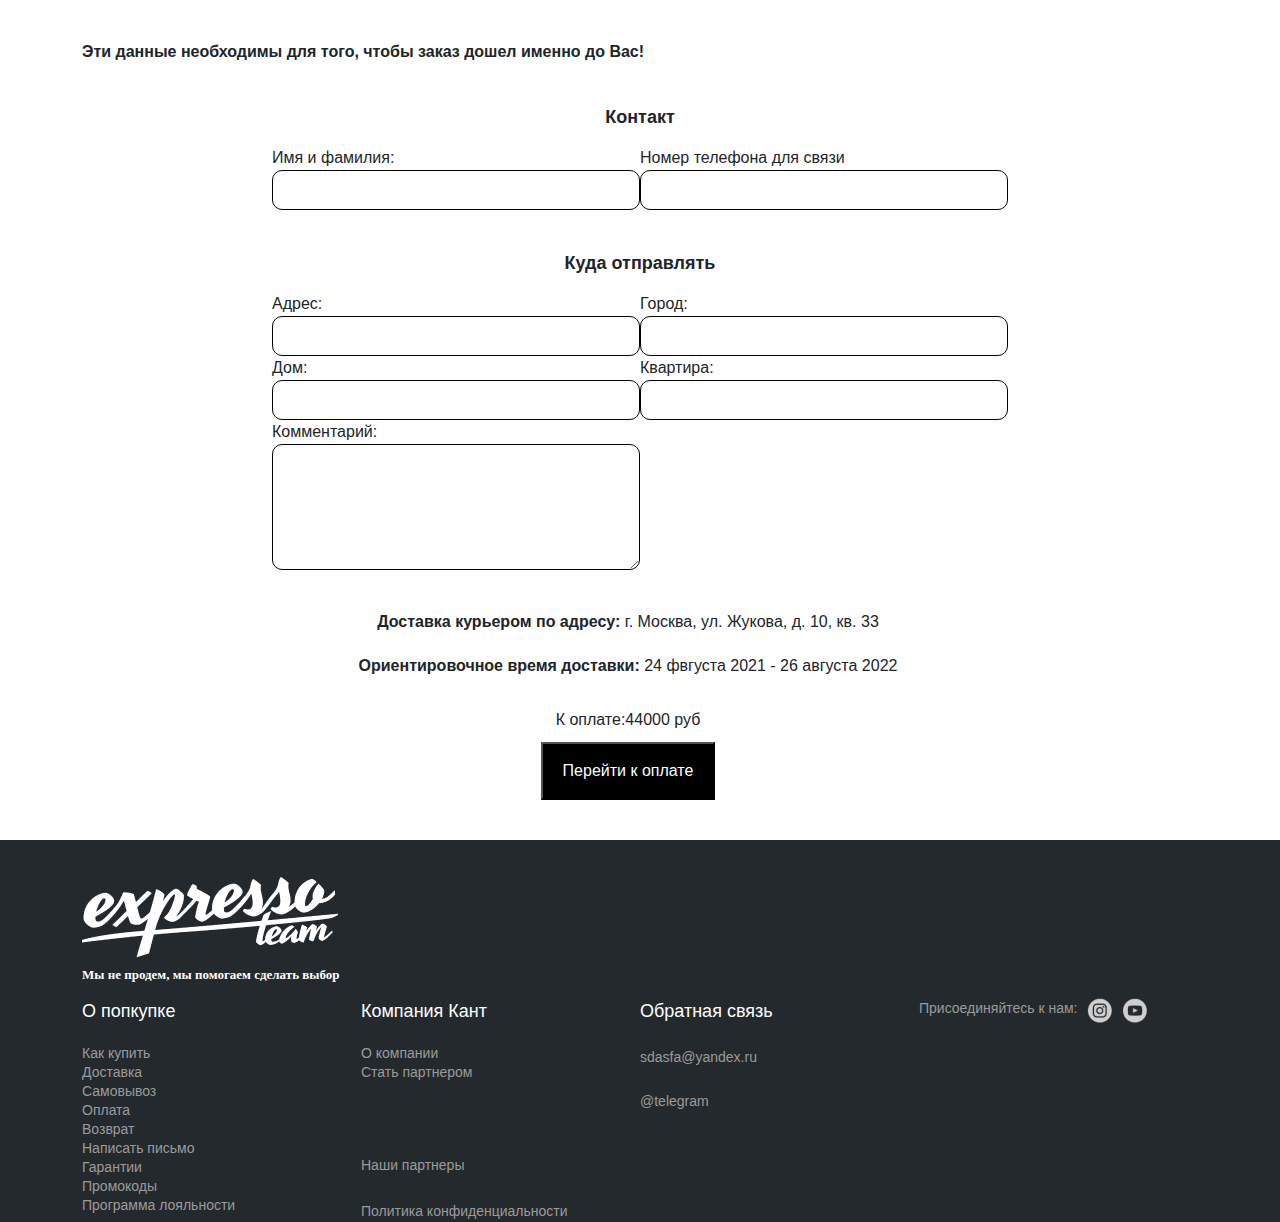
<file: payment.html>
<!DOCTYPE html>
<html lang="ru">
  <head>
    <!-- Обязательные метатеги -->
    <meta charset="utf-8" />
    <meta name="viewport" content="width=device-width, initial-scale=1" />

    <!-- fonts -->
    <link rel="preload" href="fonts/Montserrat-Black.woff" as="fonts" />
    <link rel="preload" href="fonts/Montserrat-Black.woff2" as="fonts" />
    <link rel="preload" href="fonts/Roboto-Regular.woff" as="fonts" />

    <!-- Bootstrap CSS -->
    <link href="css/bootstrap.min.css" rel="stylesheet" />

    <!-- стили -->
    <link rel="stylesheet" href="css/style.css" />

    <title>expressa team</title>
  </head>
  <body>
    <main class="main">
      <section class="payment">
        <div class="container">
          <div class="row">
            <div class="col-12">
              <div class="payment__desc">
                <p>
                  Эти данные необходимы для того, чтобы заказ дошел именно до
                  Вас!
                </p>
              </div>
            </div>
          </div>
          <form class="row">
            <div class="offset-0 col-12 offset-md-2 col-md-8 payment__block">
              <div class="col-12">
                <div class="payment__subtitle">Контакт</div>
              </div>
              <div class="col-12 col-sm-6 payment__el">
                <label for="payment__name">Имя и фамилия:</label>
                <input id="payment__name" type="text" />
              </div>
              <div class="col-12 col-sm-6 payment__el">
                <label for="payment__phone">Номер телефона для связи</label>
                <input id="payment__phone" type="tel" />
              </div>
            </div>
            <div class="offset-0 col-12 offset-md-2 col-md-8 payment__block">
              <div class="col-12">
                <div class="payment__subtitle">Куда отправлять</div>
              </div>
              <div class="col-12 col-sm-6 payment__el">
                <label for="payment__address">Адрес:</label>
                <input id="payment__address" type="text" />
              </div>
              <div class="col-12 col-sm-6 payment__el">
                <label for="payment__city">Город:</label>
                <input id="payment__city" type="text" />
              </div>
              <div class="col-12 col-sm-6 payment__el">
                <label for="payment__home">Дом:</label>
                <input id="payment__home" type="text" />
              </div>
              <div class="col-12 col-sm-6 payment__el">
                <label for="payment__apartament">Квартира:</label>
                <input id="payment__apartament" type="text" />
              </div>
              <div class="col-12 col-sm-6 payment__el">
                <label for="payment__comment">Комментарий:</label>
                <textarea
                  name="comment"
                  id="payment__comment"
                  cols="30"
                  rows="5"
                ></textarea>
              </div>
            </div>
            <div class="row">
              <div class="col-12">
                <div class="payment__address-block">
                  <div class="payment__address-el">
                    <b>Доставка курьером по адресу:</b>
                    <span>г. Москва, ул. Жукова, д. 10, кв. 33</span>
                  </div>
                  <div class="payment__address-el">
                    <b>Ориентировочное время доставки:</b>
                    <span>24 фвгуста 2021 - 26 августа 2022</span>
                  </div>
                </div>
                <div class="payment__address-price">
                  <span class="text">К оплате: </span>
                  <span class="price"> 44000 руб</span>
                </div>
              </div>
              <div class="col-12 payment__submit-block">
                <button type="submit" class="payment__submit">
                  Перейти к оплате
                </button>
              </div>
            </div>
          </form>
        </div>
      </section>
    </main>
    <footer class="footer">
      <div class="container">
        <div class="row">
          <div class="col-12 col-sm-12 col-xxl-3">
            <div class="footer__logo">
              <a href="/" class="footer__logo-link">
                <img
                  class="footer__img"
                  src="img/footer-logo.png"
                  alt="Логотип"
                />
                <img
                  class="footer-m__img"
                  src="img/footer-m-logo.png"
                  alt="Логотип"
                />
              </a>
            </div>
            <div class="footer__desc">
              <p>Мы не продем, мы помогаем сделать выбор</p>
            </div>
          </div>
          <div class="col-12 col-sm-12 col-xxl-9 flex-wrap footer__nav">
            <div class="col-6 col-sm-6 col-md-2">
              <div class="footer__title">О попкупке</div>
              <ul class="footer__list">
                <li class="footer__item">
                  <a href="/" class="footer__link">Как купить</a>
                </li>
                <li class="footer__item">
                  <a href="/" class="footer__link">Доставка</a>
                </li>
                <li class="footer__item">
                  <a href="/" class="footer__link">Самовывоз</a>
                </li>
                <li class="footer__item">
                  <a href="/" class="footer__link">Оплата</a>
                </li>
                <li class="footer__item">
                  <a href="/" class="footer__link">Возврат</a>
                </li>
                <li class="footer__item">
                  <a href="/" class="footer__link">Написать письмо</a>
                </li>
                <li class="footer__item">
                  <a href="/" class="footer__link">Гарантии</a>
                </li>
                <li class="footer__item">
                  <a href="/" class="footer__link">Промокоды</a>
                </li>
                <li class="footer__item">
                  <a href="/" class="footer__link">Программа лояльности</a>
                </li>
              </ul>
            </div>
            <div
              class="offset-0 col-6 offset-sm-0 col-sm-6 offset-md-1 col-md-3"
            >
              <div class="footer__title">Компания Кант</div>
              <ul class="footer__list">
                <li class="footer__item">
                  <a href="/" class="footer__link">О компании</a>
                </li>
                <li class="footer__item">
                  <a href="/" class="footer__link">Стать партнером</a>
                </li>
              </ul>
              <a href="/" class="footer__partners">Наши партнеры</a>
              <a href="/" class="footer__policy">Политика конфиденциальности</a>
            </div>
            <div class="col-6 col-sm-6 col-md-2">
              <div class="footer__title">Обратная связь</div>
              <ul class="footer__contacts">
                <li>
                  <a href="mailto:sdasfa@yandex.ru">sdasfa@yandex.ru</a>
                </li>
                <li>
                  <a href="/">@telegram</a>
                </li>
              </ul>
            </div>
            <div
              class="
                offse-0
                col-6
                offset-sm-0
                col-sm-6
                offset-md-1
                col-md-3
                offset-xxl-0
                col-xxl-4
              "
            >
              <div class="d-flex footer__social">
                <p>Присоединяйтесь к нам:</p>
                <a href="/" class="footer__social-link footer__inst"></a>
                <a href="/" class="footer__social-link footer__you"></a>
              </div>
            </div>
          </div>
          <div class="col-12 p-0 footer-m__nav">
            <div class="footer-m__accordion" id="accordionExample">
              <div class="accordion-item">
                <h2 class="accordion-header" id="headingOne">
                  <button
                    class="accordion-button"
                    type="button"
                    data-bs-toggle="collapse"
                    data-bs-target="#collapseOne"
                    aria-expanded="true"
                    aria-controls="collapseOne"
                  >
                    О нас
                  </button>
                </h2>
                <div
                  id="collapseOne"
                  class="accordion-collapse collapse show"
                  aria-labelledby="headingOne"
                  data-bs-parent="#accordionExample"
                >
                  <div class="accordion-body">
                    <ul class="footer-m__list">
                      <li class="footer-m__item">
                        <a href="" class="footer-m__link">Как купить</a>
                      </li>
                      <li class="footer-m__item">
                        <a href="" class="footer-m__link">Доставка</a>
                      </li>
                      <li class="footer-m__item">
                        <a href="" class="footer-m__link">Самовывоз</a>
                      </li>
                      <li class="footer-m__item">
                        <a href="" class="footer-m__link">Оплата</a>
                      </li>
                      <li class="footer-m__item">
                        <a href="" class="footer-m__link">Написать письмо</a>
                      </li>
                    </ul>
                  </div>
                </div>
              </div>
              <div class="accordion-item">
                <h2 class="accordion-header" id="headingTwo">
                  <button
                    class="accordion-button collapsed"
                    type="button"
                    data-bs-toggle="collapse"
                    data-bs-target="#collapseTwo"
                    aria-expanded="false"
                    aria-controls="collapseTwo"
                  >
                    О покупке
                  </button>
                </h2>
                <div
                  id="collapseTwo"
                  class="accordion-collapse collapse"
                  aria-labelledby="headingTwo"
                  data-bs-parent="#accordionExample"
                >
                  <div class="accordion-body">
                    <ul class="footer-m__list">
                      <li class="footer-m__item">
                        <a href="" class="footer-m__link">Как купить</a>
                      </li>
                      <li class="footer-m__item">
                        <a href="" class="footer-m__link">Доставка</a>
                      </li>
                      <li class="footer-m__item">
                        <a href="" class="footer-m__link">Самовывоз</a>
                      </li>
                      <li class="footer-m__item">
                        <a href="" class="footer-m__link">Оплата</a>
                      </li>
                      <li class="footer-m__item">
                        <a href="" class="footer-m__link">Написать письмо</a>
                      </li>
                    </ul>
                  </div>
                </div>
              </div>
              <div class="accordion-item">
                <h2 class="accordion-header" id="headingThree">
                  <button
                    class="accordion-button collapsed"
                    type="button"
                    data-bs-toggle="collapse"
                    data-bs-target="#collapseThree"
                    aria-expanded="false"
                    aria-controls="collapseThree"
                  >
                    Контакты
                  </button>
                </h2>
                <div
                  id="collapseThree"
                  class="accordion-collapse collapse"
                  aria-labelledby="headingThree"
                  data-bs-parent="#accordionExample"
                >
                  <div class="accordion-body">
                    <ul class="footer-m__list">
                      <li class="footer-m__item">
                        <a href="" class="footer-m__link">Как купить</a>
                      </li>
                      <li class="footer-m__item">
                        <a href="" class="footer-m__link">Доставка</a>
                      </li>
                      <li class="footer-m__item">
                        <a href="" class="footer-m__link">Самовывоз</a>
                      </li>
                      <li class="footer-m__item">
                        <a href="" class="footer-m__link">Оплата</a>
                      </li>
                      <li class="footer-m__item">
                        <a href="" class="footer-m__link">Написать письмо</a>
                      </li>
                    </ul>
                  </div>
                </div>
              </div>
              <div class="accordion-item">
                <h2 class="accordion-header" id="headingFour">
                  <button
                    class="accordion-button collapsed"
                    type="button"
                    data-bs-toggle="collapse"
                    data-bs-target="#collapseFour"
                    aria-expanded="false"
                    aria-controls="collapseFour"
                  >
                    Обратная связь
                  </button>
                </h2>
                <div
                  id="collapseFour"
                  class="accordion-collapse collapse"
                  aria-labelledby="headingFour"
                  data-bs-parent="#accordionExample"
                >
                  <div class="accordion-body">
                    <ul class="footer-m__list">
                      <li class="footer-m__item">
                        <a href="" class="footer-m__link">Как купить</a>
                      </li>
                      <li class="footer-m__item">
                        <a href="" class="footer-m__link">Доставка</a>
                      </li>
                      <li class="footer-m__item">
                        <a href="" class="footer-m__link">Самовывоз</a>
                      </li>
                      <li class="footer-m__item">
                        <a href="" class="footer-m__link">Оплата</a>
                      </li>
                      <li class="footer-m__item">
                        <a href="" class="footer-m__link">Написать письмо</a>
                      </li>
                    </ul>
                  </div>
                </div>
              </div>
            </div>
            <ul class="footer-m__menu">
              <li class="footer-m__inner">
                <a href="/">Главная</a>
              </li>
              <li class="footer-m__symbol"><span></span></li>
              <li class="footer-m__inner">
                <a href="/">Личный кабинет</a>
              </li>
              <li class="footer-m__symbol"><span></span></li>
              <li class="footer-m__inner">
                <a href="/">Корзина</a>
              </li>
              <li class="footer-m__symbol"><span></span></li>
              <li class="footer-m__inner">
                <a href="/">Вверх</a>
              </li>
            </ul>
          </div>
        </div>
      </div>
    </footer>
    <!-- js bootstrap -->
    <script src="js/bootstrap.bundle.min.js"></script>
    <!-- script -->
    <script src="js/script.js"></script>
  </body>
</html>
</file>
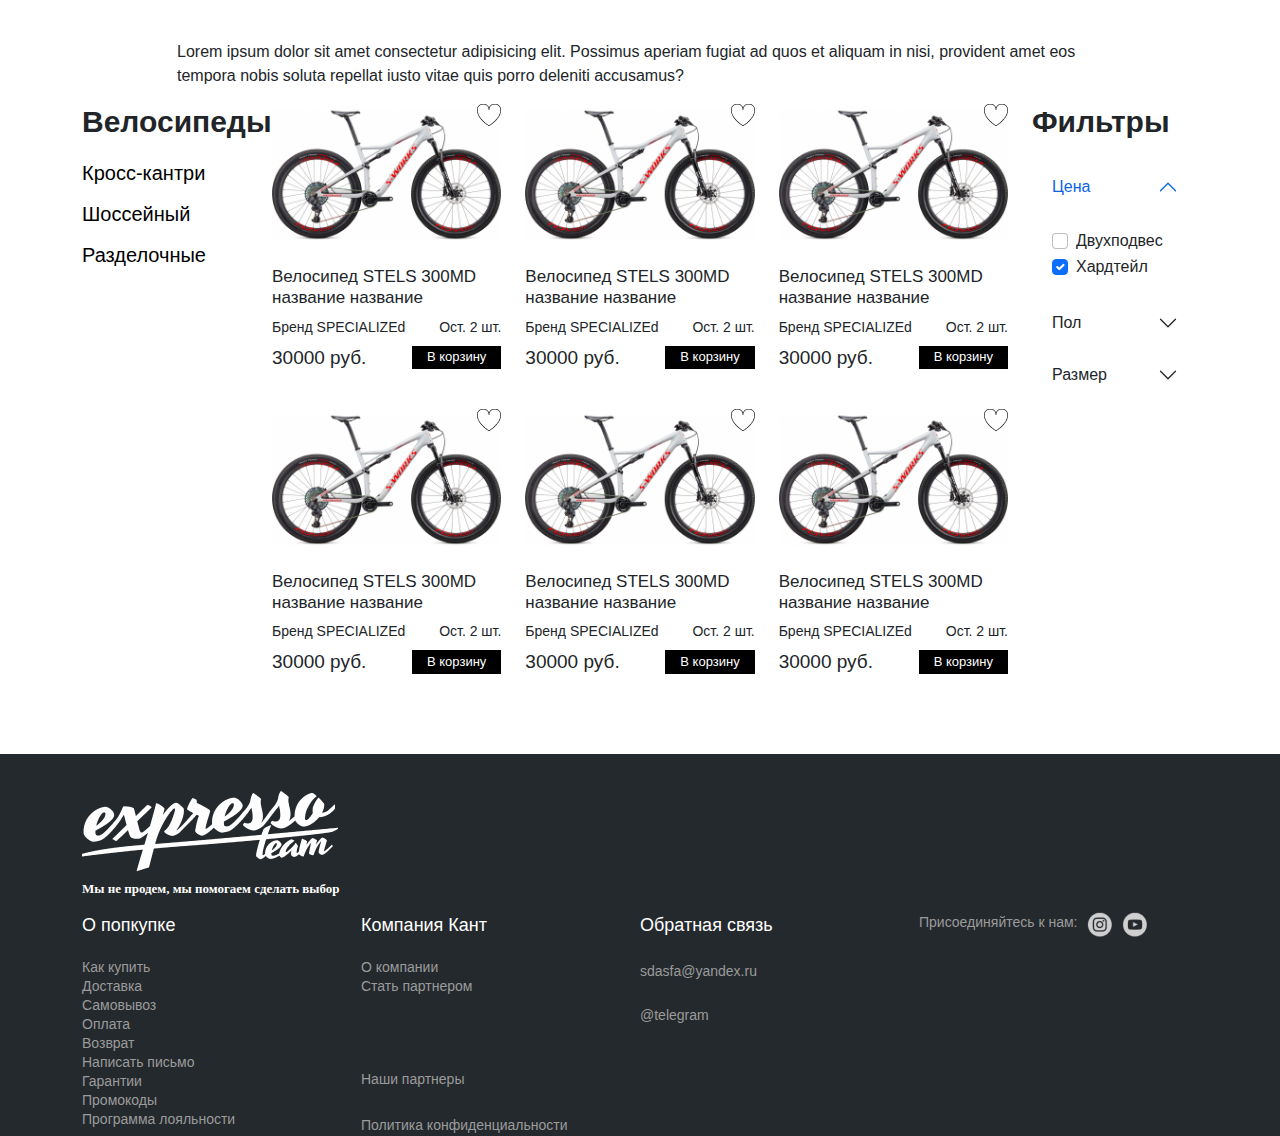
<file: search.html>
<!DOCTYPE html>
<html lang="ru">
  <head>
    <!-- Обязательные метатеги -->
    <meta charset="utf-8" />
    <meta name="viewport" content="width=device-width, initial-scale=1" />

    <!-- fonts -->
    <link rel="preload" href="fonts/Montserrat-Black.woff" as="fonts" />
    <link rel="preload" href="fonts/Montserrat-Black.woff2" as="fonts" />
    <link rel="preload" href="fonts/Roboto-Regular.woff" as="fonts" />

    <!-- Bootstrap CSS -->
    <link href="css/bootstrap.min.css" rel="stylesheet" />

    <!-- стили -->
    <link rel="stylesheet" href="css/style.css" />

    <title>expressa team</title>
  </head>
  <body>
    <main class="main">
      <section class="search-page">
        <div class="container">
          <div class="row">
            <div class="col-12 offser-sm-1 col-sm-10 offset-sm-1">
              <div class="search-page__desc">
                <p>
                  Lorem ipsum dolor sit amet consectetur adipisicing elit.
                  Possimus aperiam fugiat ad quos et aliquam in nisi, provident
                  amet eos tempora nobis soluta repellat iusto vitae quis porro
                  deleniti accusamus?
                </p>
              </div>
            </div>
          </div>
          <div class="row flex-column-reverse flex-sm-row">
            <div class="col-0 col-lg-2">
              <div class="search-page__title bike">Велосипеды</div>
              <ul class="search-page__menu">
                <li class="search-page__inner">
                  <a href="/">Кросс-кантри</a>
                </li>
                <li class="search-page__inner">
                  <a href="/">Шоссейный</a>
                </li>
                <li class="search-page__inner">
                  <a href="/">Разделочные</a>
                </li>
              </ul>
            </div>
            <div class="col-12 col-sm-8 col-lg-7 col-xl-8">
              <div class="row">
                <div class="col-12 col-md-6 col-xl-4 search-page__card">
                  <div class="search-page__img">
                    <button type="button" class="search-page__like"></button>
                    <img src="img/new-img1.jpg" alt="Велосипед" />
                  </div>
                  <div class="search-page__name">
                    Велосипед STELS 300MD название название
                  </div>
                  <div class="search-page__info">
                    <span class="brend">Бренд SPECIALIZEd</span>
                    <span class="count">Ост. 2 шт.</span>
                  </div>
                  <div class="search-page__block">
                    <span class="search-page__price">30000 руб.</span>
                    <button class="search-page__btn">В корзину</button>
                  </div>
                </div>
                <div class="col-12 col-md-6 col-xl-4 search-page__card">
                  <div class="search-page__img">
                    <button type="button" class="search-page__like"></button>
                    <img src="img/new-img1.jpg" alt="Велосипед" />
                  </div>
                  <div class="search-page__name">
                    Велосипед STELS 300MD название название
                  </div>
                  <div class="search-page__info">
                    <span class="brend">Бренд SPECIALIZEd</span>
                    <span class="count">Ост. 2 шт.</span>
                  </div>
                  <div class="search-page__block">
                    <span class="search-page__price">30000 руб.</span>
                    <button class="search-page__btn">В корзину</button>
                  </div>
                </div>
                <div
                  class="col-12 col-md-6 col-xl-4 col-xxl-4 search-page__card"
                >
                  <div class="search-page__img">
                    <button type="button" class="search-page__like"></button>
                    <img src="img/new-img1.jpg" alt="Велосипед" />
                  </div>
                  <div class="search-page__name">
                    Велосипед STELS 300MD название название
                  </div>
                  <div class="search-page__info">
                    <span class="brend">Бренд SPECIALIZEd</span>
                    <span class="count">Ост. 2 шт.</span>
                  </div>
                  <div class="search-page__block">
                    <span class="search-page__price">30000 руб.</span>
                    <button class="search-page__btn">В корзину</button>
                  </div>
                </div>
                <div class="col-12 col-md-6 col-xl-4 search-page__card">
                  <div class="search-page__img">
                    <button type="button" class="search-page__like"></button>
                    <img src="img/new-img1.jpg" alt="Велосипед" />
                  </div>
                  <div class="search-page__name">
                    Велосипед STELS 300MD название название
                  </div>
                  <div class="search-page__info">
                    <span class="brend">Бренд SPECIALIZEd</span>
                    <span class="count">Ост. 2 шт.</span>
                  </div>
                  <div class="search-page__block">
                    <span class="search-page__price">30000 руб.</span>
                    <button class="search-page__btn">В корзину</button>
                  </div>
                </div>
                <div class="col-12 col-md-6 col-xl-4 search-page__card">
                  <div class="search-page__img">
                    <button type="button" class="search-page__like"></button>
                    <img src="img/new-img1.jpg" alt="Велосипед" />
                  </div>
                  <div class="search-page__name">
                    Велосипед STELS 300MD название название
                  </div>
                  <div class="search-page__info">
                    <span class="brend">Бренд SPECIALIZEd</span>
                    <span class="count">Ост. 2 шт.</span>
                  </div>
                  <div class="search-page__block">
                    <span class="search-page__price">30000 руб.</span>
                    <button class="search-page__btn">В корзину</button>
                  </div>
                </div>
                <div class="col-12 col-md-6 col-xl-4 search-page__card">
                  <div class="search-page__img">
                    <button type="button" class="search-page__like"></button>
                    <img src="img/new-img1.jpg" alt="Велосипед" />
                  </div>
                  <div class="search-page__name">
                    Велосипед STELS 300MD название название
                  </div>
                  <div class="search-page__info">
                    <span class="brend">Бренд SPECIALIZEd</span>
                    <span class="count">Ост. 2 шт.</span>
                  </div>
                  <div class="search-page__block">
                    <span class="search-page__price">30000 руб.</span>
                    <button class="search-page__btn">В корзину</button>
                  </div>
                </div>
              </div>
            </div>
            <div
              class="
                offset-0
                col-12
                offset-sm-0
                col-sm-4 col-md-4 col-lg-3 col-xl-2
              "
            >
              <div class="search-page__title">Фильтры</div>
              <div
                class="search-page__accordion"
                id="accordionPanelsStayOpenExample"
              >
                <div class="search-page__accordion-item">
                  <h2 class="accordion-header" id="panelsStayOpen-headingOne">
                    <button
                      class="accordion-button"
                      type="button"
                      data-bs-toggle="collapse"
                      data-bs-target="#panelsStayOpen-collapseOne"
                      aria-expanded="true"
                      aria-controls="panelsStayOpen-collapseOne"
                    >
                      Цена
                    </button>
                  </h2>
                  <div
                    id="panelsStayOpen-collapseOne"
                    class="accordion-collapse collapse show"
                    aria-labelledby="panelsStayOpen-headingOne"
                  >
                    <div class="accordion-body">
                      <div class="form-check">
                        <input
                          class="form-check-input"
                          type="checkbox"
                          value=""
                          id="flexCheckDefault"
                        />
                        <label class="form-check-label" for="flexCheckDefault">
                          Двухподвес
                        </label>
                      </div>
                      <div class="form-check">
                        <input
                          class="form-check-input"
                          type="checkbox"
                          value=""
                          id="flexCheckChecked"
                          checked
                        />
                        <label class="form-check-label" for="flexCheckChecked">
                          Хардтейл
                        </label>
                      </div>
                    </div>
                  </div>
                </div>
                <div class="search-page__accordion-item">
                  <h2 class="accordion-header" id="panelsStayOpen-headingTwo">
                    <button
                      class="accordion-button collapsed"
                      type="button"
                      data-bs-toggle="collapse"
                      data-bs-target="#panelsStayOpen-collapseTwo"
                      aria-expanded="false"
                      aria-controls="panelsStayOpen-collapseTwo"
                    >
                      Пол
                    </button>
                  </h2>
                  <div
                    id="panelsStayOpen-collapseTwo"
                    class="accordion-collapse collapse"
                    aria-labelledby="panelsStayOpen-headingTwo"
                  >
                    <div class="accordion-body">
                      <div class="form-check">
                        <input
                          class="form-check-input"
                          type="checkbox"
                          value=""
                          id="flexCheckDefault"
                        />
                        <label class="form-check-label" for="flexCheckDefault">
                          Блокировка
                        </label>
                      </div>
                      <div class="form-check">
                        <input
                          class="form-check-input"
                          type="checkbox"
                          value=""
                          id="flexCheckChecked"
                          checked
                        />
                        <label class="form-check-label" for="flexCheckChecked">
                          Двух подвес
                        </label>
                      </div>
                    </div>
                  </div>
                </div>
                <div class="search-page__accordion-item">
                  <h2 class="accordion-header" id="panelsStayOpen-headingThree">
                    <button
                      class="accordion-button collapsed"
                      type="button"
                      data-bs-toggle="collapse"
                      data-bs-target="#panelsStayOpen-collapseThree"
                      aria-expanded="false"
                      aria-controls="panelsStayOpen-collapseThree"
                    >
                      Размер
                    </button>
                  </h2>
                  <div
                    id="panelsStayOpen-collapseThree"
                    class="accordion-collapse collapse"
                    aria-labelledby="panelsStayOpen-headingThree"
                  >
                    <div class="accordion-body">
                      <div class="form-check">
                        <input
                          class="form-check-input"
                          type="checkbox"
                          value=""
                          id="flexCheckDefault"
                        />
                        <label class="form-check-label" for="flexCheckDefault">
                          Двухводвес
                        </label>
                      </div>
                      <div class="form-check">
                        <input
                          class="form-check-input"
                          type="checkbox"
                          value=""
                          id="flexCheckChecked"
                          checked
                        />
                        <label class="form-check-label" for="flexCheckChecked">
                          Хардейтл
                        </label>
                      </div>
                    </div>
                  </div>
                </div>
              </div>
            </div>
          </div>
        </div>
      </section>
    </main>
    <footer class="footer">
      <div class="container">
        <div class="row">
          <div class="col-12 col-sm-12 col-xxl-3">
            <div class="footer__logo">
              <a href="/" class="footer__logo-link">
                <img
                  class="footer__img"
                  src="img/footer-logo.png"
                  alt="Логотип"
                />
                <img
                  class="footer-m__img"
                  src="img/footer-m-logo.png"
                  alt="Логотип"
                />
              </a>
            </div>
            <div class="footer__desc">
              <p>Мы не продем, мы помогаем сделать выбор</p>
            </div>
          </div>
          <div class="col-12 col-sm-12 col-xxl-9 flex-wrap footer__nav">
            <div class="col-6 col-sm-6 col-md-2">
              <div class="footer__title">О попкупке</div>
              <ul class="footer__list">
                <li class="footer__item">
                  <a href="/" class="footer__link">Как купить</a>
                </li>
                <li class="footer__item">
                  <a href="/" class="footer__link">Доставка</a>
                </li>
                <li class="footer__item">
                  <a href="/" class="footer__link">Самовывоз</a>
                </li>
                <li class="footer__item">
                  <a href="/" class="footer__link">Оплата</a>
                </li>
                <li class="footer__item">
                  <a href="/" class="footer__link">Возврат</a>
                </li>
                <li class="footer__item">
                  <a href="/" class="footer__link">Написать письмо</a>
                </li>
                <li class="footer__item">
                  <a href="/" class="footer__link">Гарантии</a>
                </li>
                <li class="footer__item">
                  <a href="/" class="footer__link">Промокоды</a>
                </li>
                <li class="footer__item">
                  <a href="/" class="footer__link">Программа лояльности</a>
                </li>
              </ul>
            </div>
            <div
              class="offset-0 col-6 offset-sm-0 col-sm-6 offset-md-1 col-md-3"
            >
              <div class="footer__title">Компания Кант</div>
              <ul class="footer__list">
                <li class="footer__item">
                  <a href="/" class="footer__link">О компании</a>
                </li>
                <li class="footer__item">
                  <a href="/" class="footer__link">Стать партнером</a>
                </li>
              </ul>
              <a href="/" class="footer__partners">Наши партнеры</a>
              <a href="/" class="footer__policy">Политика конфиденциальности</a>
            </div>
            <div class="col-6 col-sm-6 col-md-2">
              <div class="footer__title">Обратная связь</div>
              <ul class="footer__contacts">
                <li>
                  <a href="mailto:sdasfa@yandex.ru">sdasfa@yandex.ru</a>
                </li>
                <li>
                  <a href="/">@telegram</a>
                </li>
              </ul>
            </div>
            <div
              class="
                offse-0
                col-6
                offset-sm-0
                col-sm-6
                offset-md-1
                col-md-3
                offset-xxl-0
                col-xxl-4
              "
            >
              <div class="d-flex footer__social">
                <p>Присоединяйтесь к нам:</p>
                <a href="/" class="footer__social-link footer__inst"></a>
                <a href="/" class="footer__social-link footer__you"></a>
              </div>
            </div>
          </div>
          <div class="col-12 p-0 footer-m__nav">
            <div class="footer-m__accordion" id="accordionExample">
              <div class="accordion-item">
                <h2 class="accordion-header" id="headingOne">
                  <button
                    class="accordion-button"
                    type="button"
                    data-bs-toggle="collapse"
                    data-bs-target="#collapseOne"
                    aria-expanded="true"
                    aria-controls="collapseOne"
                  >
                    О нас
                  </button>
                </h2>
                <div
                  id="collapseOne"
                  class="accordion-collapse collapse show"
                  aria-labelledby="headingOne"
                  data-bs-parent="#accordionExample"
                >
                  <div class="accordion-body">
                    <ul class="footer-m__list">
                      <li class="footer-m__item">
                        <a href="" class="footer-m__link">Как купить</a>
                      </li>
                      <li class="footer-m__item">
                        <a href="" class="footer-m__link">Доставка</a>
                      </li>
                      <li class="footer-m__item">
                        <a href="" class="footer-m__link">Самовывоз</a>
                      </li>
                      <li class="footer-m__item">
                        <a href="" class="footer-m__link">Оплата</a>
                      </li>
                      <li class="footer-m__item">
                        <a href="" class="footer-m__link">Написать письмо</a>
                      </li>
                    </ul>
                  </div>
                </div>
              </div>
              <div class="accordion-item">
                <h2 class="accordion-header" id="headingTwo">
                  <button
                    class="accordion-button collapsed"
                    type="button"
                    data-bs-toggle="collapse"
                    data-bs-target="#collapseTwo"
                    aria-expanded="false"
                    aria-controls="collapseTwo"
                  >
                    О покупке
                  </button>
                </h2>
                <div
                  id="collapseTwo"
                  class="accordion-collapse collapse"
                  aria-labelledby="headingTwo"
                  data-bs-parent="#accordionExample"
                >
                  <div class="accordion-body">
                    <ul class="footer-m__list">
                      <li class="footer-m__item">
                        <a href="" class="footer-m__link">Как купить</a>
                      </li>
                      <li class="footer-m__item">
                        <a href="" class="footer-m__link">Доставка</a>
                      </li>
                      <li class="footer-m__item">
                        <a href="" class="footer-m__link">Самовывоз</a>
                      </li>
                      <li class="footer-m__item">
                        <a href="" class="footer-m__link">Оплата</a>
                      </li>
                      <li class="footer-m__item">
                        <a href="" class="footer-m__link">Написать письмо</a>
                      </li>
                    </ul>
                  </div>
                </div>
              </div>
              <div class="accordion-item">
                <h2 class="accordion-header" id="headingThree">
                  <button
                    class="accordion-button collapsed"
                    type="button"
                    data-bs-toggle="collapse"
                    data-bs-target="#collapseThree"
                    aria-expanded="false"
                    aria-controls="collapseThree"
                  >
                    Контакты
                  </button>
                </h2>
                <div
                  id="collapseThree"
                  class="accordion-collapse collapse"
                  aria-labelledby="headingThree"
                  data-bs-parent="#accordionExample"
                >
                  <div class="accordion-body">
                    <ul class="footer-m__list">
                      <li class="footer-m__item">
                        <a href="" class="footer-m__link">Как купить</a>
                      </li>
                      <li class="footer-m__item">
                        <a href="" class="footer-m__link">Доставка</a>
                      </li>
                      <li class="footer-m__item">
                        <a href="" class="footer-m__link">Самовывоз</a>
                      </li>
                      <li class="footer-m__item">
                        <a href="" class="footer-m__link">Оплата</a>
                      </li>
                      <li class="footer-m__item">
                        <a href="" class="footer-m__link">Написать письмо</a>
                      </li>
                    </ul>
                  </div>
                </div>
              </div>
              <div class="accordion-item">
                <h2 class="accordion-header" id="headingFour">
                  <button
                    class="accordion-button collapsed"
                    type="button"
                    data-bs-toggle="collapse"
                    data-bs-target="#collapseFour"
                    aria-expanded="false"
                    aria-controls="collapseFour"
                  >
                    Обратная связь
                  </button>
                </h2>
                <div
                  id="collapseFour"
                  class="accordion-collapse collapse"
                  aria-labelledby="headingFour"
                  data-bs-parent="#accordionExample"
                >
                  <div class="accordion-body">
                    <ul class="footer-m__list">
                      <li class="footer-m__item">
                        <a href="" class="footer-m__link">Как купить</a>
                      </li>
                      <li class="footer-m__item">
                        <a href="" class="footer-m__link">Доставка</a>
                      </li>
                      <li class="footer-m__item">
                        <a href="" class="footer-m__link">Самовывоз</a>
                      </li>
                      <li class="footer-m__item">
                        <a href="" class="footer-m__link">Оплата</a>
                      </li>
                      <li class="footer-m__item">
                        <a href="" class="footer-m__link">Написать письмо</a>
                      </li>
                    </ul>
                  </div>
                </div>
              </div>
            </div>
            <ul class="footer-m__menu">
              <li class="footer-m__inner">
                <a href="/">Главная</a>
              </li>
              <li class="footer-m__symbol"><span></span></li>
              <li class="footer-m__inner">
                <a href="/">Личный кабинет</a>
              </li>
              <li class="footer-m__symbol"><span></span></li>
              <li class="footer-m__inner">
                <a href="/">Корзина</a>
              </li>
              <li class="footer-m__symbol"><span></span></li>
              <li class="footer-m__inner">
                <a href="/">Вверх</a>
              </li>
            </ul>
          </div>
        </div>
      </div>
    </footer>
    <!-- js bootstrap -->
    <script src="js/bootstrap.bundle.min.js"></script>
    <!-- script -->
    <script src="js/script.js"></script>
  </body>
</html>
</file>
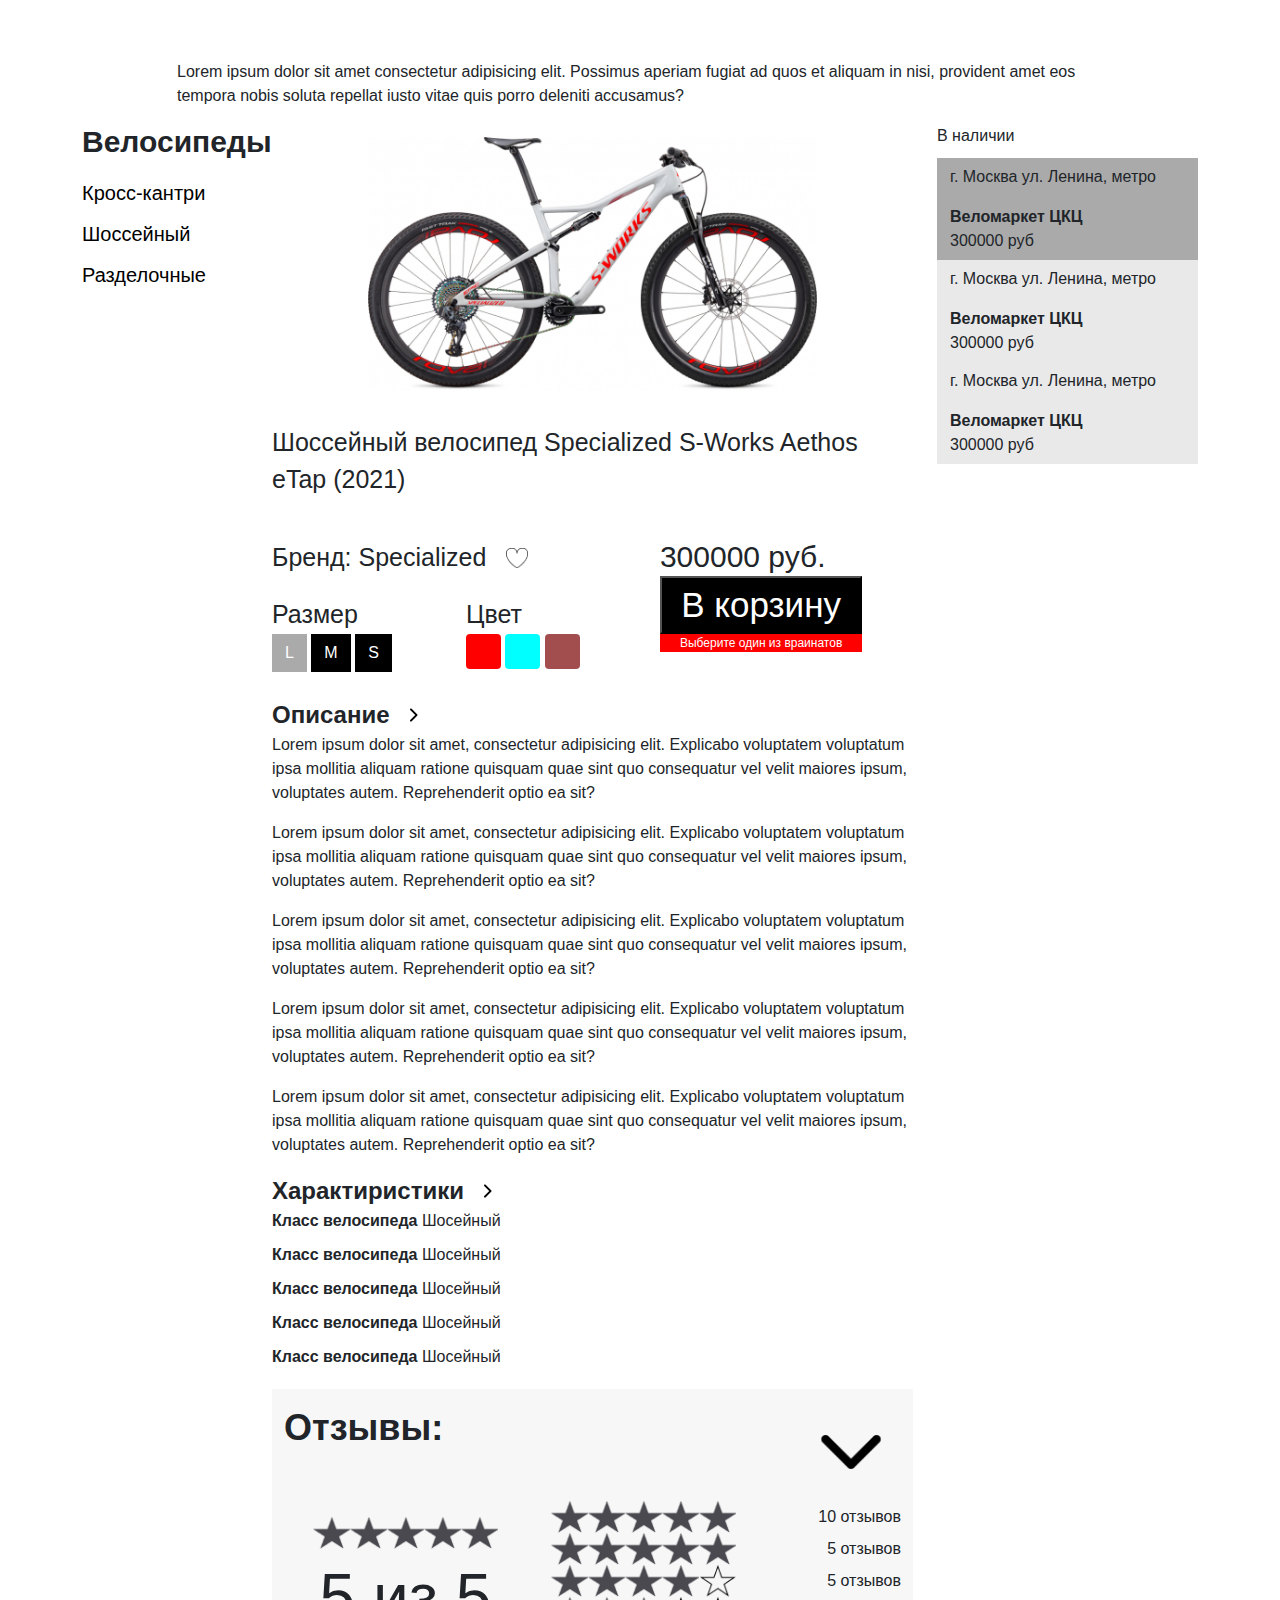
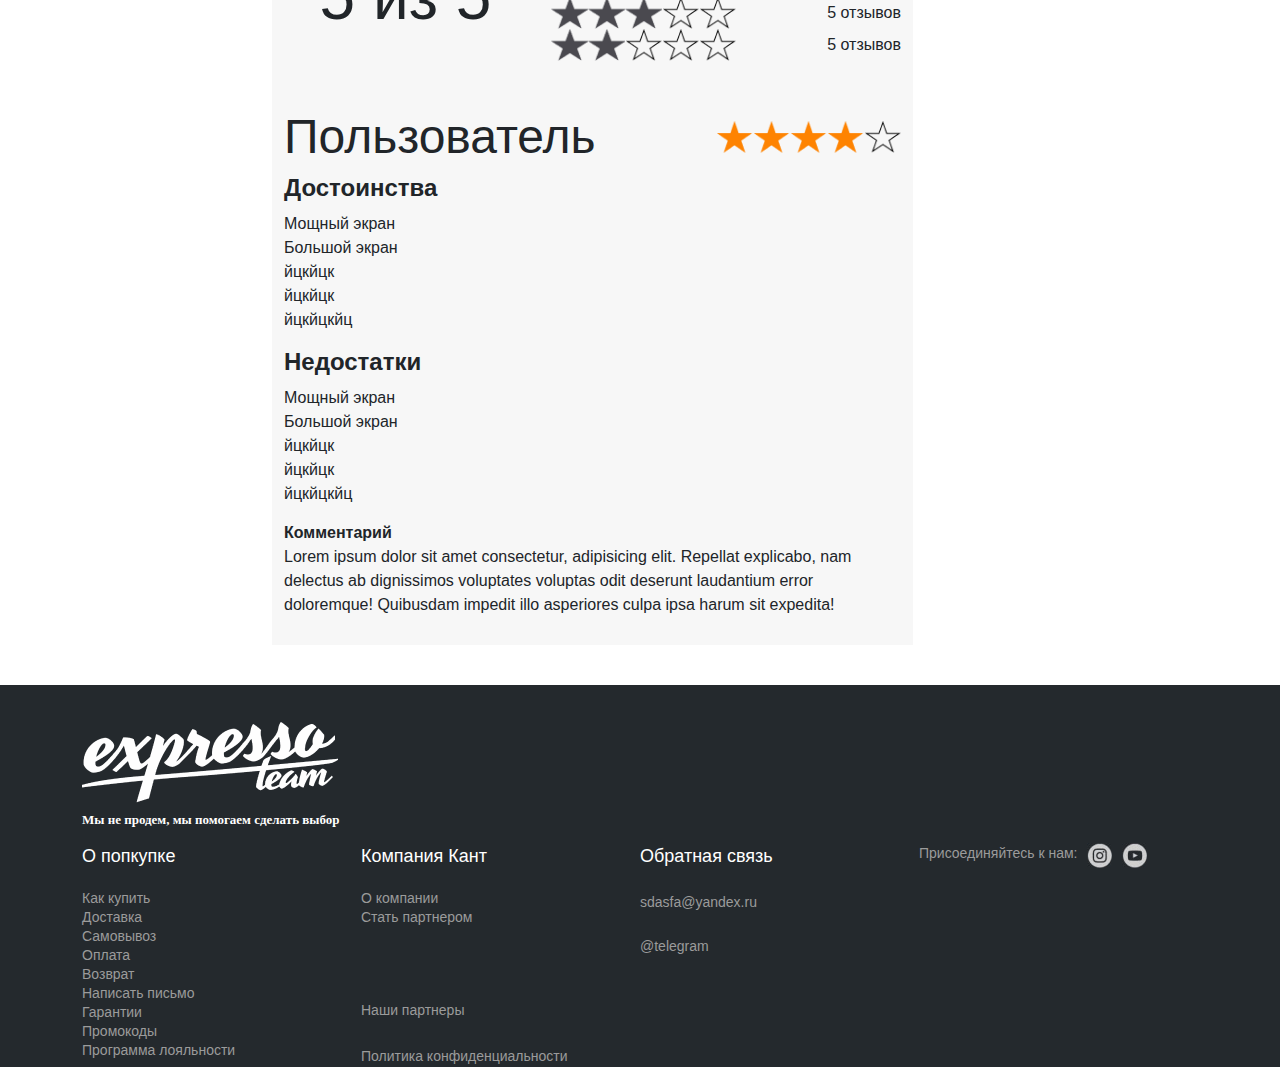
<file: tovar.html>
<!DOCTYPE html>
<html lang="ru">
  <head>
    <!-- Обязательные метатеги -->
    <meta charset="utf-8" />
    <meta name="viewport" content="width=device-width, initial-scale=1" />

    <!-- fonts -->
    <link rel="preload" href="fonts/Montserrat-Black.woff" as="fonts" />
    <link rel="preload" href="fonts/Montserrat-Black.woff2" as="fonts" />
    <link rel="preload" href="fonts/Roboto-Regular.woff" as="fonts" />

    <!-- Bootstrap CSS -->
    <link href="css/bootstrap.min.css" rel="stylesheet" />

    <!-- стили -->
    <link rel="stylesheet" href="css/style.css" />

    <title>expressa team</title>
  </head>
  <body>
    <main class="main">
      <section class="detail-page">
        <div class="container">
          <div class="row">
            <div class="col-12 offser-sm-1 col-sm-10 offset-sm-1">
              <div class="detail-page__desc">
                <p>
                  Lorem ipsum dolor sit amet consectetur adipisicing elit.
                  Possimus aperiam fugiat ad quos et aliquam in nisi, provident
                  amet eos tempora nobis soluta repellat iusto vitae quis porro
                  deleniti accusamus?
                </p>
              </div>
            </div>
          </div>
          <div class="row">
            <div class="col-0 col-lg-2">
              <div class="search-page__title bike">Велосипеды</div>
              <ul class="search-page__menu">
                <li class="search-page__inner">
                  <a href="/">Кросс-кантри</a>
                </li>
                <li class="search-page__inner">
                  <a href="/">Шоссейный</a>
                </li>
                <li class="search-page__inner">
                  <a href="/">Разделочные</a>
                </li>
              </ul>
            </div>
            <div class="col-12 col-sm-7 col-lg-7">
              <div class="row">
                <div class="col-12">
                  <div class="detail-page__img">
                    <img src="img/new-img1.jpg" alt="Велосипед" />
                  </div>
                  <div class="detail-page__name">
                    Шоссейный велосипед Specialized S-Works Aethos eTap (2021)
                  </div>
                  <div class="row">
                    <div class="col-12 col-md-6 col-lg-7">
                      <div class="detail-page__params-left">
                        <div class="brend">
                          <span>Бренд: Specialized</span>
                        </div>
                        <div class="detail-page__params">
                          <div class="row">
                            <div class="col-6">
                              <span>Размер</span>
                              <div class="detail-page__params-size">
                                <input
                                  type="radio"
                                  class="btn-check size"
                                  name="detail-page__size"
                                  id="size_l"
                                  autocomplete="off"
                                  checked
                                />
                                <label
                                  class="btn detail-page__params-radio"
                                  for="size_l"
                                  >L</label
                                >

                                <input
                                  type="radio"
                                  class="btn-check size"
                                  name="detail-page__size"
                                  id="size-m"
                                  autocomplete="off"
                                />
                                <label
                                  class="btn detail-page__params-radio"
                                  for="size-m"
                                  >M</label
                                >
                                <input
                                  type="radio"
                                  class="btn-check size"
                                  name="detail-page__size"
                                  id="size-s"
                                  autocomplete="off"
                                />
                                <label
                                  class="btn detail-page__params-radio"
                                  for="size-s"
                                  >S</label
                                >
                              </div>
                            </div>
                            <div class="col-6">
                              <span>Цвет</span>
                              <div class="detail-page__params-color">
                                <input
                                  type="radio"
                                  class="btn-check color"
                                  name="detail-page__color"
                                  id="color1"
                                  autocomplete="off"
                                  checked
                                />
                                <label
                                  class="btn detail-page__color-btn"
                                  for="color1"
                                ></label>

                                <input
                                  type="radio"
                                  class="btn-check color"
                                  name="detail-page__color"
                                  id="color2"
                                  autocomplete="off"
                                />
                                <label
                                  class="btn detail-page__color-btn"
                                  for="color2"
                                ></label>

                                <input
                                  type="radio"
                                  class="btn-check color"
                                  name="detail-page__color"
                                  id="color3"
                                  autocomplete="off"
                                />
                                <label
                                  class="btn detail-page__color-btn"
                                  for="color3"
                                ></label>
                              </div>
                            </div>
                          </div>
                        </div>
                      </div>
                    </div>
                    <div class="col-12 col-md-6 col-lg-5">
                      <div class="detail-page__params-right">
                        <span class="old price-old">100000 руб.</span>
                        <span class="price">300000 руб.</span>
                        <div class="detail-page__right-block">
                          <button type="button" class="detail-page__right-btn">
                            В корзину
                          </button>
                          <span>Выберите один из враинатов</span>
                        </div>
                      </div>
                    </div>
                  </div>
                  <div class="detail-page-m__address">
                    <input
                      type="radio"
                      class="btn-check detail-page__address"
                      name="addres_options"
                      id="address1"
                      autocomplete="off"
                      checked
                    />
                    <label class="btn detail-page__btn" for="address1">
                      <p>г. Москва ул. Ленина, метро</p>
                      <b>Веломаркет ЦКЦ</b>
                      <span>300000 руб</span>
                    </label>

                    <input
                      type="radio"
                      class="btn-check detail-page__address"
                      name="addres_options"
                      id="address2"
                      autocomplete="off"
                    />
                    <label class="btn detail-page__btn" for="address2"
                      ><p>г. Москва ул. Ленина, метро</p>
                      <b>Веломаркет ЦКЦ</b>
                      <span>300000 руб</span></label
                    >

                    <input
                      type="radio"
                      class="btn-check detail-page__address"
                      name="addres_options"
                      id="address3"
                      autocomplete="off"
                    />
                    <label class="btn detail-page__btn" for="address3"
                      ><p>г. Москва ул. Ленина, метро</p>
                      <b>Веломаркет ЦКЦ</b>
                      <span>300000 руб</span></label
                    >
                  </div>
                  <div class="detail-page__desc">
                    <b class="arrow">Описание</b>
                    <p>
                      Lorem ipsum dolor sit amet, consectetur adipisicing elit.
                      Explicabo voluptatem voluptatum ipsa mollitia aliquam
                      ratione quisquam quae sint quo consequatur vel velit
                      maiores ipsum, voluptates autem. Reprehenderit optio ea
                      sit?
                    </p>
                    <p>
                      Lorem ipsum dolor sit amet, consectetur adipisicing elit.
                      Explicabo voluptatem voluptatum ipsa mollitia aliquam
                      ratione quisquam quae sint quo consequatur vel velit
                      maiores ipsum, voluptates autem. Reprehenderit optio ea
                      sit?
                    </p>
                    <p>
                      Lorem ipsum dolor sit amet, consectetur adipisicing elit.
                      Explicabo voluptatem voluptatum ipsa mollitia aliquam
                      ratione quisquam quae sint quo consequatur vel velit
                      maiores ipsum, voluptates autem. Reprehenderit optio ea
                      sit?
                    </p>
                    <p>
                      Lorem ipsum dolor sit amet, consectetur adipisicing elit.
                      Explicabo voluptatem voluptatum ipsa mollitia aliquam
                      ratione quisquam quae sint quo consequatur vel velit
                      maiores ipsum, voluptates autem. Reprehenderit optio ea
                      sit?
                    </p>
                    <p>
                      Lorem ipsum dolor sit amet, consectetur adipisicing elit.
                      Explicabo voluptatem voluptatum ipsa mollitia aliquam
                      ratione quisquam quae sint quo consequatur vel velit
                      maiores ipsum, voluptates autem. Reprehenderit optio ea
                      sit?
                    </p>
                  </div>
                  <div class="detail-page__info">
                    <b class="arrow">Характиристики</b>
                    <div>
                      <span> <b>Класс велосипеда</b> Шосейный </span>
                      <span> <b>Класс велосипеда</b> Шосейный </span>
                      <span> <b>Класс велосипеда</b> Шосейный </span>
                      <span> <b>Класс велосипеда</b> Шосейный </span>
                      <span> <b>Класс велосипеда</b> Шосейный </span>
                    </div>
                  </div>
                  <div class="detail-page__recall">
                    <div class="detail-page__recall-header">
                      <div class="detail-page__recall-title">Отзывы:</div>
                      <span class="access"></span>
                    </div>
                    <div class="row d-flex align-items-center">
                      <div class="col-12 col-md-4 col-lg-5">
                        <div class="detail-page__left">
                          <div class="detail-page__star">
                            <span class="black"></span>
                            <span class="black"></span>
                            <span class="black"></span>
                            <span class="black"></span>
                            <span class="black"></span>
                          </div>
                          <div class="detail-page__range">5 из 5</div>
                        </div>
                      </div>
                      <div class="col-12 col-md-8 col-lg-7">
                        <div class="detail-page__right">
                          <div class="detail-page__star-block">
                            <div class="detail-page__star-el">
                              <span class="black"></span>
                              <span class="black"></span>
                              <span class="black"></span>
                              <span class="black"></span>
                              <span class="black"></span>
                              <span class="detail-page__text">10 отзывов</span>
                            </div>
                            <div class="detail-page__star-el">
                              <span class="black"></span>
                              <span class="black"></span>
                              <span class="black"></span>
                              <span class="black"></span>
                              <span class="black"></span>
                              <span class="detail-page__text">5 отзывов</span>
                            </div>
                            <div class="detail-page__star-el">
                              <span class="black"></span>
                              <span class="black"></span>
                              <span class="black"></span>
                              <span class="black"></span>
                              <span class="white"></span>
                              <span class="detail-page__text">5 отзывов</span>
                            </div>
                            <div class="detail-page__star-el">
                              <span class="black"></span>
                              <span class="black"></span>
                              <span class="black"></span>
                              <span class="white"></span>
                              <span class="white"></span>
                              <span class="detail-page__text">5 отзывов</span>
                            </div>
                            <div class="detail-page__star-el">
                              <span class="black"></span>
                              <span class="black"></span>
                              <span class="white"></span>
                              <span class="white"></span>
                              <span class="white"></span>
                              <span class="detail-page__text">5 отзывов</span>
                            </div>
                          </div>
                        </div>
                      </div>
                    </div>
                    <div class="detail-page__user">
                      <p>Пользователь</p>
                      <div class="detail-page__star">
                        <span class="yellow"></span>
                        <span class="yellow"></span>
                        <span class="yellow"></span>
                        <span class="yellow"></span>
                        <span class="white"></span>
                      </div>
                    </div>
                    <ul class="detail-page__advantage">
                      <span>Достоинства</span>
                      <li>Мощный экран</li>
                      <li>Большой экран</li>
                      <li>йцкйцк</li>
                      <li>йцкйцк</li>
                      <li>йцкйцкйц</li>
                    </ul>
                    <ul class="detail-page__bad">
                      <span>Недостатки</span>
                      <li>Мощный экран</li>
                      <li>Большой экран</li>
                      <li>йцкйцк</li>
                      <li>йцкйцк</li>
                      <li>йцкйцкйц</li>
                    </ul>
                    <div class="datail-page__comment">
                      <b>Комментарий</b>
                      <p>
                        Lorem ipsum dolor sit amet consectetur, adipisicing
                        elit. Repellat explicabo, nam delectus ab dignissimos
                        voluptates voluptas odit deserunt laudantium error
                        doloremque! Quibusdam impedit illo asperiores culpa ipsa
                        harum sit expedita!
                      </p>
                    </div>
                  </div>
                </div>
              </div>
            </div>
            <div
              class="
                offset-0
                col-0
                offset-sm-0
                col-sm-5 col-md-4 col-lg-3 col-xl-3
                detail-page__address
              "
            >
              <div class="detail-page__title">В наличии</div>
              <input
                type="radio"
                class="btn-check detail-page__address"
                name="addres_options"
                id="address1"
                autocomplete="off"
                checked
              />
              <label class="btn detail-page__btn" for="address1">
                <p>г. Москва ул. Ленина, метро</p>
                <b>Веломаркет ЦКЦ</b>
                <span>300000 руб</span>
              </label>

              <input
                type="radio"
                class="btn-check detail-page__address"
                name="addres_options"
                id="address2"
                autocomplete="off"
              />
              <label class="btn detail-page__btn" for="address2"
                ><p>г. Москва ул. Ленина, метро</p>
                <b>Веломаркет ЦКЦ</b>
                <span>300000 руб</span></label
              >

              <input
                type="radio"
                class="btn-check detail-page__address"
                name="addres_options"
                id="address3"
                autocomplete="off"
              />
              <label class="btn detail-page__btn" for="address3"
                ><p>г. Москва ул. Ленина, метро</p>
                <b>Веломаркет ЦКЦ</b>
                <span>300000 руб</span></label
              >
            </div>
          </div>
        </div>
      </section>
    </main>
    <footer class="footer">
      <div class="container">
        <div class="row">
          <div class="col-12 col-sm-12 col-xxl-3">
            <div class="footer__logo">
              <a href="/" class="footer__logo-link">
                <img
                  class="footer__img"
                  src="img/footer-logo.png"
                  alt="Логотип"
                />
                <img
                  class="footer-m__img"
                  src="img/footer-m-logo.png"
                  alt="Логотип"
                />
              </a>
            </div>
            <div class="footer__desc">
              <p>Мы не продем, мы помогаем сделать выбор</p>
            </div>
          </div>
          <div class="col-12 col-sm-12 col-xxl-9 flex-wrap footer__nav">
            <div class="col-6 col-sm-6 col-md-2">
              <div class="footer__title">О попкупке</div>
              <ul class="footer__list">
                <li class="footer__item">
                  <a href="/" class="footer__link">Как купить</a>
                </li>
                <li class="footer__item">
                  <a href="/" class="footer__link">Доставка</a>
                </li>
                <li class="footer__item">
                  <a href="/" class="footer__link">Самовывоз</a>
                </li>
                <li class="footer__item">
                  <a href="/" class="footer__link">Оплата</a>
                </li>
                <li class="footer__item">
                  <a href="/" class="footer__link">Возврат</a>
                </li>
                <li class="footer__item">
                  <a href="/" class="footer__link">Написать письмо</a>
                </li>
                <li class="footer__item">
                  <a href="/" class="footer__link">Гарантии</a>
                </li>
                <li class="footer__item">
                  <a href="/" class="footer__link">Промокоды</a>
                </li>
                <li class="footer__item">
                  <a href="/" class="footer__link">Программа лояльности</a>
                </li>
              </ul>
            </div>
            <div
              class="offset-0 col-6 offset-sm-0 col-sm-6 offset-md-1 col-md-3"
            >
              <div class="footer__title">Компания Кант</div>
              <ul class="footer__list">
                <li class="footer__item">
                  <a href="/" class="footer__link">О компании</a>
                </li>
                <li class="footer__item">
                  <a href="/" class="footer__link">Стать партнером</a>
                </li>
              </ul>
              <a href="/" class="footer__partners">Наши партнеры</a>
              <a href="/" class="footer__policy">Политика конфиденциальности</a>
            </div>
            <div class="col-6 col-sm-6 col-md-2">
              <div class="footer__title">Обратная связь</div>
              <ul class="footer__contacts">
                <li>
                  <a href="mailto:sdasfa@yandex.ru">sdasfa@yandex.ru</a>
                </li>
                <li>
                  <a href="/">@telegram</a>
                </li>
              </ul>
            </div>
            <div
              class="
                offse-0
                col-6
                offset-sm-0
                col-sm-6
                offset-md-1
                col-md-3
                offset-xxl-0
                col-xxl-4
              "
            >
              <div class="d-flex footer__social">
                <p>Присоединяйтесь к нам:</p>
                <a href="/" class="footer__social-link footer__inst"></a>
                <a href="/" class="footer__social-link footer__you"></a>
              </div>
            </div>
          </div>
          <div class="col-12 p-0 footer-m__nav">
            <div class="footer-m__accordion" id="accordionExample">
              <div class="accordion-item">
                <h2 class="accordion-header" id="headingOne">
                  <button
                    class="accordion-button"
                    type="button"
                    data-bs-toggle="collapse"
                    data-bs-target="#collapseOne"
                    aria-expanded="true"
                    aria-controls="collapseOne"
                  >
                    О нас
                  </button>
                </h2>
                <div
                  id="collapseOne"
                  class="accordion-collapse collapse show"
                  aria-labelledby="headingOne"
                  data-bs-parent="#accordionExample"
                >
                  <div class="accordion-body">
                    <ul class="footer-m__list">
                      <li class="footer-m__item">
                        <a href="" class="footer-m__link">Как купить</a>
                      </li>
                      <li class="footer-m__item">
                        <a href="" class="footer-m__link">Доставка</a>
                      </li>
                      <li class="footer-m__item">
                        <a href="" class="footer-m__link">Самовывоз</a>
                      </li>
                      <li class="footer-m__item">
                        <a href="" class="footer-m__link">Оплата</a>
                      </li>
                      <li class="footer-m__item">
                        <a href="" class="footer-m__link">Написать письмо</a>
                      </li>
                    </ul>
                  </div>
                </div>
              </div>
              <div class="accordion-item">
                <h2 class="accordion-header" id="headingTwo">
                  <button
                    class="accordion-button collapsed"
                    type="button"
                    data-bs-toggle="collapse"
                    data-bs-target="#collapseTwo"
                    aria-expanded="false"
                    aria-controls="collapseTwo"
                  >
                    О покупке
                  </button>
                </h2>
                <div
                  id="collapseTwo"
                  class="accordion-collapse collapse"
                  aria-labelledby="headingTwo"
                  data-bs-parent="#accordionExample"
                >
                  <div class="accordion-body">
                    <ul class="footer-m__list">
                      <li class="footer-m__item">
                        <a href="" class="footer-m__link">Как купить</a>
                      </li>
                      <li class="footer-m__item">
                        <a href="" class="footer-m__link">Доставка</a>
                      </li>
                      <li class="footer-m__item">
                        <a href="" class="footer-m__link">Самовывоз</a>
                      </li>
                      <li class="footer-m__item">
                        <a href="" class="footer-m__link">Оплата</a>
                      </li>
                      <li class="footer-m__item">
                        <a href="" class="footer-m__link">Написать письмо</a>
                      </li>
                    </ul>
                  </div>
                </div>
              </div>
              <div class="accordion-item">
                <h2 class="accordion-header" id="headingThree">
                  <button
                    class="accordion-button collapsed"
                    type="button"
                    data-bs-toggle="collapse"
                    data-bs-target="#collapseThree"
                    aria-expanded="false"
                    aria-controls="collapseThree"
                  >
                    Контакты
                  </button>
                </h2>
                <div
                  id="collapseThree"
                  class="accordion-collapse collapse"
                  aria-labelledby="headingThree"
                  data-bs-parent="#accordionExample"
                >
                  <div class="accordion-body">
                    <ul class="footer-m__list">
                      <li class="footer-m__item">
                        <a href="" class="footer-m__link">Как купить</a>
                      </li>
                      <li class="footer-m__item">
                        <a href="" class="footer-m__link">Доставка</a>
                      </li>
                      <li class="footer-m__item">
                        <a href="" class="footer-m__link">Самовывоз</a>
                      </li>
                      <li class="footer-m__item">
                        <a href="" class="footer-m__link">Оплата</a>
                      </li>
                      <li class="footer-m__item">
                        <a href="" class="footer-m__link">Написать письмо</a>
                      </li>
                    </ul>
                  </div>
                </div>
              </div>
              <div class="accordion-item">
                <h2 class="accordion-header" id="headingFour">
                  <button
                    class="accordion-button collapsed"
                    type="button"
                    data-bs-toggle="collapse"
                    data-bs-target="#collapseFour"
                    aria-expanded="false"
                    aria-controls="collapseFour"
                  >
                    Обратная связь
                  </button>
                </h2>
                <div
                  id="collapseFour"
                  class="accordion-collapse collapse"
                  aria-labelledby="headingFour"
                  data-bs-parent="#accordionExample"
                >
                  <div class="accordion-body">
                    <ul class="footer-m__list">
                      <li class="footer-m__item">
                        <a href="" class="footer-m__link">Как купить</a>
                      </li>
                      <li class="footer-m__item">
                        <a href="" class="footer-m__link">Доставка</a>
                      </li>
                      <li class="footer-m__item">
                        <a href="" class="footer-m__link">Самовывоз</a>
                      </li>
                      <li class="footer-m__item">
                        <a href="" class="footer-m__link">Оплата</a>
                      </li>
                      <li class="footer-m__item">
                        <a href="" class="footer-m__link">Написать письмо</a>
                      </li>
                    </ul>
                  </div>
                </div>
              </div>
            </div>
            <ul class="footer-m__menu">
              <li class="footer-m__inner">
                <a href="/">Главная</a>
              </li>
              <li class="footer-m__symbol"><span></span></li>
              <li class="footer-m__inner">
                <a href="/">Личный кабинет</a>
              </li>
              <li class="footer-m__symbol"><span></span></li>
              <li class="footer-m__inner">
                <a href="/">Корзина</a>
              </li>
              <li class="footer-m__symbol"><span></span></li>
              <li class="footer-m__inner">
                <a href="/">Вверх</a>
              </li>
            </ul>
          </div>
        </div>
      </div>
    </footer>
    <!-- js bootstrap -->
    <script src="js/bootstrap.bundle.min.js"></script>
    <!-- script -->
    <script src="js/script.js"></script>
  </body>
</html>
</file>
<file: css/style.css>
/* fonts */
@font-face {
  font-family: "Montserrat";
  src: local("MontserratBlack"), local("Montserrat-Black"),
    url("../fonts/Montserrat-Black.woff") format(".woff"),
    url("../fonts/Montserrat-Black.woff2") format(".woff2");
  font-weight: 900;
  font-style: normal;
  font-display: swap;
}

@font-face {
  font-family: "Roboto";
  src: local("RobotoRegular"), local("Roboto-Regular"),
    url("../fonts/Roboto-Regular.woff") format(".woff");
  font-weight: 900;
  font-style: normal;
  font-display: swap;
}

:root {
  --h1: 48px;
  --h2: 35px;
}

ul,
ol {
  list-style: none;
  margin: 0;
  padding: 0;
}

a {
  text-decoration: none;
}

html,
body {
  min-width: 320px;
  overflow: auto;
  font-family: "Montserrat", Arial, sans-serif;
}

/* hero */
.hero {
  position: relative;
  background-repeat: no-repeat;
  background-size: cover;
  padding-top: 70px;
}
.hero__message {
  position: absolute;
  padding-left: 20px;
  padding-top: 10px;
}

.hero__message p {
  font-size: 12px;
  color: #fff;
  line-height: 14.06px;
  font-weight: 400;
  font-family: Roboto;
}

.hero__container {
  position: relative;
}

.hero__offer {
  padding-top: 60px;
  position: absolute;
  overflow: hidden;
  max-height: 100%;
  bottom: -45px;
  left: -10px;
}

.hero__offer-img {
  margin-right: -20px;
}

.hero__offer-title {
  font-size: var(--h1);
  line-height: 58.51px;
  font-weight: 800;
  color: #fff;
  margin-bottom: 20px;
}

.hero__offer-block {
  margin-bottom: 25px;
}

.hero__offer-price {
  padding: 12px 0;
  width: 53%;
  text-align: center;
  background-color: #fff;
}

.hero__offer-price p {
  font-size: 24px;
  line-height: 29.26px;
  font-weight: 700;
  margin-bottom: 0;
}

.hero__offer-link {
  text-align: center;
  width: 40%;
  background-color: #000;
  font-weight: 500;
  font-style: italic;
  font-size: 14px;
  line-height: 17px;
  color: #fff;
}

.hero__offer-params p {
  font-size: 18px;
  line-height: 21.94px;
  font-weight: 400;
  font-style: italic;
  color: #fff;
  margin-bottom: 0;
}

.hero__category {
  position: relative;
  padding-top: 20px;
  padding-bottom: 30px;
  padding-right: 25px;
  background-color: rgba(70, 70, 70, 0.7);
}

.hero__category-title {
  font: 900 35px/42.67px "Montserrat", Arial, sans-serif;
  text-transform: uppercase;
  color: #fff;
}

.hero__list {
  margin-bottom: 15px;
}

.hero__item {
  text-align: right;
}

.hero__item:not(:last-child) {
  margin-bottom: 2px;
}

.hero__item_none {
  display: none;
}

.hero__btn {
  border: none;
  padding: 10px 0;
  font-size: 20px;
  font-weight: 300;
  line-height: 24.38px;
}

/* скидки недели */
.hero__category-discount {
  position: relative;
  padding-left: 20px;
  background: rgba(49, 49, 49, 0.7);
}

.hero__category-discount > * {
  color: #fff;
}

.hero__category-discount h3 {
  text-transform: uppercase;
  font-size: 24px;
  font-weight: 900;
  line-height: 29.26px;
}

.hero__category-discount b {
  font-size: 13px;
  margin-bottom: 15px;
}

.hero__category-discount a {
  font-weight: 400;
  font-size: 13px;
}

.hero__category-discount img {
  position: absolute;
  bottom: 0;
}

.hero__category-top {
  position: relative;
  padding-top: 25px;
  padding-left: 15px;
  background-color: #fff;
}

.hero__category-top h3 {
  font-size: 30px;
  line-height: 36.57px;
  font-weight: 900;
}

.hero__category-ski2 {
  position: absolute;
  top: 0;
}

.hero__category-wrap {
  display: flex;
  justify-content: flex-end;
  margin-right: 15px;
}

.hero__category-top a {
  position: absolute;
  width: 80px;
  padding: 5px 0;
  text-align: center;
  bottom: 25px;
  right: 15px;
  display: flex;
  justify-content: center;
  background-color: #121416;
  color: #fff;
  font-size: 13px;
  font-weight: 600;
}

.hero__category-bot {
  padding-right: 0;
  padding-bottom: 10px;
  background: radial-gradient(
    135.25% 69.48% at 50% 50%,
    #333333 0%,
    rgba(74, 74, 74, 0) 100%
  );
}

.hero__category-bot h3 {
  font-size: 30px;
  line-height: 36.57px;
  color: #fff;
  font-weight: 900;
}

.hero__category-bot img {
  width: 100%;
  margin-bottom: 15px;
}

.hero__category-bot a {
  text-align: center;
  padding: 4px 0;
  width: 38%;
  color: #000;
  background-color: #fff;
  font-weight: 600;
  font-size: 13px;
}

/* подвал */
.footer {
  padding-top: 45px;
}

.footer a {
  font-size: 14px;
  color: #9b9b9b;
}

.footer__logo {
  padding-top: 7px;
  margin-bottom: 10px;
}

.footer__desc p {
  font-size: 13px;
  line-height: 14px;
  font-weight: 400;
  font-family: "Roboto";
}

.footer__title {
  font-size: 18px;
  color: #fff;
  margin-bottom: 20px;
}

.footer__item {
  line-height: 1;
}

.footer__item:not(:last-child) {
  margin-bottom: 3px;
}

.footer__partners {
  display: inherit;
  margin-top: 100px;
}

.footer__policy {
  display: inherit;
  margin-top: 35px;
}

.footer__contacts li:not(:last-child) {
  margin-bottom: 20px;
}

.footer__social p {
  margin-right: 10px;
  color: #9b9b9b;
  font-size: 14px;
}

.footer__social-link {
  display: block;
  width: 25px;
  height: 25px;
  background-repeat: no-repeat;
  background-size: cover;
}

.footer__inst {
  margin-right: 10px;
  background-image: url("../img/footer_inst.jpg");
}

.footer__you {
  background-image: url("../img/footer_you.jpg");
}

/* страница корзина */
.basket {
  padding: 50px 0;
}
.basket__title {
  font-weight: 700;
  font-size: var(--h1);
  margin-bottom: 30px;
}

.basket__card:not(:last-child) {
  margin-bottom: 40px;
}

.backet__count-wrap button {
  border: none;
  font-weight: 700;
  font-size: 24px;
  background-color: #fff;
}

.basket__count {
  width: 30%;
  margin: 0 15px;
}

.basket__btn-wrap button {
  border: none;
  color: #fff;
  padding: 15px 0;
}

.basket__del {
  background-color: #000;
}

.basket__buy {
  background-color: #82be31;
}

.basket__price-title {
  font-weight: 700;
}

.basket__price-wrap:not(:last-child) {
  margin-bottom: 20px;
}

.basket__price-wrap span {
  display: inline-block;
  font-size: 20px;
}

.basket__price-wrap .old {
  position: relative;
}

.basket__price-link {
  color: #000;
}

/* страница поиск */
.search-page {
  padding: 40px 0;
}

.search-page__card {
  margin-bottom: 40px;
}

.search-page__img {
  position: relative;
  margin-bottom: 20px;
}
.search-page__img img {
  width: 100%;
}

.search-page__like {
  position: absolute;
  right: 0;
  width: 24.1px;
  height: 22.1px;
  border: none;
  padding: 0;
  background-color: transparent;
  background-repeat: no-repeat;
  background-size: cover;
  background-image: url("../img/like.png");
}

.search-page__name {
  font-size: 17px;
  font-weight: 200;
  line-height: 20.75px;
  margin-bottom: 10px;
}

.search-page__info {
  display: flex;
  justify-content: space-between;
  margin-bottom: 10px;
}

.search-page__info span {
  font-size: 14px;
  line-height: 17.07px;
  font-weight: 200;
}

.search-page__block {
  display: flex;
  justify-content: space-between;
}

.search-page__price {
  font-size: 19px;
  font-weight: 500;
  line-height: 23.16px;
}

.search-page__btn {
  background-color: #000;
  color: #fff;
  border: none;
  font-size: 13px;
  line-height: 15.85px;
  font-weight: 300;
  padding: 0 15px;
}

/* адаптив */
@media (min-width: 320px) {
  /* hero */
  .hero {
    padding-bottom: 0;
    background-image: none;
  }
  .hero__container {
    max-width: 100%;
  }
  .hero__message {
    display: none;
  }
  .hero__offer {
    display: none;
  }
  .hero__category-title {
    text-align: center;
    font-size: var(--h2);
    margin-bottom: 10px;
    line-height: 35.67px;
  }
  .hero__category-discount img {
    display: none;
  }
  .hero__category_bg {
    display: none;
  }
  .hero__list {
    padding-top: 25px;
    display: flex;
    flex-direction: column;
    align-items: center;
  }
  .hero__item {
    width: 90%;
    text-align: center;
    padding: 7px 0;
    background-color: #c4c4c4;
  }
  .hero__link {
    color: #000;
    font-style: italic;
    font-weight: 400;
    line-height: 18.29px;
  }
  .hero__btn-wrap {
    display: flex;
    justify-content: center;
  }
  .hero__btn {
    width: 70%;
  }
  .hero__category-top,
  .hero__category-bot {
    display: none;
  }
  .hero__category-discount {
    display: none;
  }
  /* скидки на мобильной версии */
  .hero__m {
    display: flex;
    position: relative;
    background-color: #6f6f6f;
  }

  .hero__m-img1 {
    position: absolute;
    left: -26px;
    width: 10%;
    transform: rotate(12deg);
  }

  .hero__m-el {
    padding-top: 10px;
    display: flex;
    flex-direction: column;
    align-items: flex-end;
  }

  .hero__m-el > * {
    color: #fff;
  }

  .hero__m-title {
    text-align: right;
    text-transform: uppercase;
    width: 70%;
    font-weight: 900;
    margin-bottom: 0;
  }

  .hero__m-img2 {
    position: absolute;
    bottom: 0;
    width: 40%;
  }

  .hero__m-wrap {
    padding: 5px;
    background-color: #fff;
  }

  .hero__m-subtitle {
    margin-bottom: 0;
    font-weight: 700;
    text-transform: uppercase;
    font-size: 27px;
    line-height: 1;
  }

  .hero__m-text {
    font-weight: 700;
  }

  .hero__m-item {
    padding: 2px 0 2px 7px;
  }

  .hero__m-item:not(:last-child) {
    border-bottom: 5px solid #fff;
  }

  .hero__m-link {
    color: #fff;
    font-style: italic;
    font-weight: 100;
  }
  /* новинки */
  .new-m,
  .popular-m {
    display: block;
    padding: 40px 0;
  }

  .new-m__header,
  .popular-m__header {
    display: flex;
    justify-content: space-between;
    margin-bottom: 40px;
  }
  .new-m__all,
  .popular-m__all {
    padding: 5px 0;
    text-align: center;
    width: 100px;
    color: #000;
    background-color: #e6e6e6;
    border-radius: 44px;
  }

  .new-m__img,
  .popular-m__img {
    display: flex;
    justify-content: center;
  }

  .new-m__name,
  .popular-m__name {
    text-align: center;
  }
  .new-m__price-wrap,
  .popular-m__price-wrap {
    display: flex;
    justify-content: center;
  }
  .new-m__price-old,
  .popular-m__price-old {
    font-weight: 600;
    margin-right: 10px;
    position: relative;
  }

  .price-old:after {
    position: absolute;
    top: 45%;
    left: 0;
    content: "";
    width: 100%;
    height: 3px;
    display: block;
    background-color: #ff0000;
    transform: rotate(10.92deg);
  }
  .new-m__price-new,
  .popular-m__price-new {
    font-weight: 600;
  }

  .new-m__btn,
  .popular-m__btn {
    border: none;
    padding: 10px;
    font-weight: 600;
    font-size: 16px;
    line-height: 1;
    color: #fff;
    background-color: #000;
    margin-right: 3px;
  }

  .new-m__basket {
    border: none;
    display: flex;
    width: 10%;
    padding: 5px;
    background-color: #82be31;
    background-repeat: no-repeat;
    background-position: 50%;
    background-size: 50%;
    background-image: url("../img/basket.png");
  }
  .footer {
    background-color: #fff;
  }
  .footer__img {
    display: none;
  }
  .footer-m__img {
    display: block;
    width: 60%;
    margin: 0 auto;
  }
  .footer__desc p {
    font-weight: 700;
    text-align: center;
    color: #000;
  }
  .footer__nav {
    display: none;
  }
  /* аккордеон в подвале */
  .footer-m__accordion {
    width: 80%;
    margin: 0 auto;
    margin-bottom: 40px;
  }
  .footer-m__accordion .accordion-item {
    border: none;
  }
  .footer-m__accordion .accordion-button {
    font-weight: 700;
    font-size: 22px;
  }
  /* меню в подвале */
  .footer-m__menu {
    padding: 20px 10px;
    background-color: #000;
    display: flex;
    justify-content: space-between;
  }

  .footer-m__inner {
    display: flex;
    align-items: center;
  }

  .footer-m__inner a {
    text-align: center;
    color: #fff;
  }
  .footer-m__symbol span {
    width: 1px;
    height: 100%;
    display: block;
    background-color: #fff;
  }

  /* страница корзина */
  .basket__cards {
    margin-bottom: 40px;
  }
  .basket__name {
    font-size: 16px;
    text-align: center;
    margin-bottom: 10px;
  }
  .basket__img {
    display: flex;
  }
  .basket__img img {
    width: 70%;
    margin: 0 auto;
  }

  .basket__info {
    width: 100%;
    margin: 0 auto;
    display: flex;
    flex-direction: row;
    align-items: center;
    justify-content: center;
  }

  .basket__params {
    width: 70%;
    display: flex;
    flex-direction: column;
  }

  .basket__params p:not(:last-child) {
    margin-bottom: 0;
  }

  .basket__params-price {
    display: flex;
    flex-wrap: wrap;
  }

  .basket__params-price p:not(:last-child) {
    margin-right: 10px;
  }

  .basket__price-wrap {
    display: flex;
    flex-direction: column;
    align-items: flex-end;
    margin-top: -40px;
  }

  .basket_price-old {
    position: relative;
    display: initial;
  }

  .backet__count-wrap {
    width: 50%;
    display: flex;
    justify-content: center;
  }

  .basket__btn-wrap {
    display: flex;
    flex-direction: column;
    margin: 0 auto;
    width: 75%;
    margin-top: 0;
  }

  .basket__btn-wrap button {
    width: 100%;
    padding: 10px 0;
  }
  .basket__del {
    margin-bottom: 20px;
  }
  .basket__price-link {
    display: none;
  }

  .basket__price-block {
    display: flex;
    flex-direction: column;
    margin-bottom: 40px;
  }

  .basket__price-subtitle {
    font-size: 30px;
  }

  .basket__input-wrap {
    display: flex;
    flex-direction: column;
    align-items: center;
    margin-bottom: 20px;
  }
  .basket__input-el {
    display: flex;
    max-width: 400px;
    flex-wrap: wrap;
  }

  .basket__input-el:not(:last-child) {
    margin-bottom: 15px;
  }

  .basket__lbl {
    width: 100%;
  }

  .basket__input {
    width: 285px;
    background-color: #ededed;
    border: none;
  }

  .basket__btn {
    background-color: #000;
    color: #fff;
    border: none;
    font-size: 13px;
    font-weight: 300;
    line-height: 29.26px;
  }
  /* кнопка оформить корзину */
  .basket__all {
    display: block;
  }

  .basket__all button {
    padding: 10px;
    margin: 0 auto;
    display: block;
    margin-bottom: 20px;
    border: none;
    background-color: #000;
    color: #fff;
  }

  /* доставка */
  .basket__delivery {
    display: flex;
    flex-direction: column;
  }

  .basket__delivery > button {
    background-color: #000;
    border: none;
    color: #fff;
    padding: 10px 5px;
  }

  .basket__delivery-block {
    display: flex;
    justify-content: center;
    margin-bottom: 40px;
  }

  .basket__delivery-title {
    font-size: 30px;
    margin-bottom: 20px;
  }
  .basket__delivery-btn {
    border-radius: 0;
    font-size: 14px;
    line-height: 1;
    padding: 20px 10px;
    margin: 0 4px;
  }

  .basket__delivery-radio:checked + .basket__delivery-btn {
    background-color: #000;
    border: none;
  }
  /* дата доставки */
  .basket__date {
    margin-bottom: 30px;
  }
  .basket__date-subtitle {
    display: flex;
    align-items: center;
    margin-bottom: 20px;
  }
  .basket__date-subtitle::before {
    content: "";
    display: flex;
    width: 20px;
    height: 20px;
    margin-right: 10px;
    background-repeat: no-repeat;
    background-size: cover;
    background-image: url("../img/info.png");
  }

  .basket__date-block {
    display: flex;
    justify-content: center;
    flex-wrap: wrap;
  }

  .basket__date-el {
    display: flex;
    margin: 0 10px;
  }
  .basket__date-day {
    margin-bottom: 10px;
  }

  .basket__date-el button {
    border: none;
    width: 30px;
    height: 30px;
    background-color: #e7e7e7;
    background-repeat: no-repeat;
    background-position: 50%;
    background-size: cover;
    background-image: url("../img/arrow.png");
  }

  .basket__date-el button:last-child {
    transform: rotate(180deg);
  }

  .basket__date-el span {
    display: flex;
    align-items: center;
    height: 30px;
    background-color: #ededed;
  }
  /* страница поиска */
  .search-page__desc {
    display: none;
  }
  .search-page__title.bike {
    display: none;
  }
  .search-page__title {
    display: block;
    font-size: 20px;
    font-weight: 700;
    line-height: 36.57px;
    margin-bottom: 20px;
  }
  .search-page__menu {
    display: none;
  }
  .search-page__accordion {
    margin-bottom: 40px;
  }
  .search-page__accordion-item .accordion-button:focus,
  .search-page__accordion-item .accordion-button:not(.collapsed) {
    border-color: #fff;
    box-shadow: none;
    background-color: #fff;
  }
  /* страница платеж */
  .payment {
    padding: 40px 0;
  }
  .payment__desc {
    margin-bottom: 40px;
  }
  .payment__desc p {
    font-weight: 700;
  }

  .payment__block {
    display: flex;
    flex-direction: column;
    align-items: center;
  }

  .payment__block:not(:last-child) {
    margin-bottom: 40px;
  }

  .payment__subtitle {
    text-align: center;
    margin-bottom: 15px;
    font-weight: 700;
    font-size: 18px;
  }

  .payment__el {
    max-width: 250px;
    display: flex;
    flex-direction: column;
  }

  .payment__el input {
    height: 40px;
    border: 1px solid #000;
    border-radius: 10px;
  }

  .payment__el textarea {
    border: 1px solid #000;
    border-radius: 10px;
  }

  .payment__el:not(:last-child) {
    margin-bottom: 20px;
  }
  /* детальная страница */
  .detail-page__params-size .size:checked + .detail-page__params-radio {
    background-color: #aaa;
  }

  .detail-page__params-radio {
    border-radius: 0;
    background-color: #000;
    color: #fff;
    margin-bottom: 5px;
  }
  .detail-page__params-coloк .color:focus + .btn,
  .detail-page__color-btn:focus {
    outline: 0;
    box-shadow: none;
  }
  .detail-page__address:focus + .btn,
  .detail-page__btn:focus {
    outline: 0;
    box-shadow: none;
  }
  .detail-page__address:checked + .detail-page__btn {
    background-color: #aaa;
  }
  .detail-page__btn {
    text-align: left;
    display: flex;
    flex-direction: column;
    border-radius: 0;
    background-color: #e9e9e9;
  }
  .detail-page__params-left .brend::after {
    content: "";
    display: block;
    margin-left: 10px;
    width: 22px;
    height: 20px;
    background-repeat: no-repeat;
    background-size: cover;
    background-image: url("../img/like.png");
  }
  .detail-page__params-left .brend {
    font-size: 16px;
  }
  .detail-page__recall {
    padding: 12px;
    background-color: #f7f7f7;
  }

  .detail-page__recall-header {
    display: flex;
    justify-content: space-between;
  }
  .detail-page__img {
    display: flex;
  }
  .detail-page__img img {
    width: 70%;
    margin: 0 auto;
  }
  .detail-page__title {
    margin-bottom: 10px;
  }
  .detail-page__address {
    display: none;
  }
  .detail-page__name {
    font-size: 20px;
    margin-bottom: 20px;
    text-align: center;
  }
  .detail-page__params-left .brend {
    display: flex;
    align-items: center;
  }
  #color1 + .detail-page__color-btn {
    background-color: #ff0000;
  }
  #color2 + .detail-page__color-btn {
    background-color: #00ffff;
  }
  #color3 + .detail-page__color-btn {
    background-color: #a34e4e;
  }
  .detail-page__color-btn {
    width: 35px;
    height: 35px;
    margin-bottom: 5px;
  }
  .detail-page__params {
    margin-bottom: 10px;
  }
  .detail-page__params-right .old {
    position: relative;
    font-size: 22px;
  }
  .detail-page__params-right .price {
    font-size: 22px;
    font-weight: 400;
    line-height: 36.57px;
  }
  .detail-page__right-block span {
    display: none;
  }
  .detail-page__right-btn {
    max-width: 200px;
    width: 100%;
    background-color: #000;
    color: #fff;
    font-size: 20px;
  }
  .detail-page-m__address {
    display: block;
    margin: 40px 0;
  }
  .detail-page__desc .arrow,
  .detail-page__info .arrow {
    display: flex;
    align-items: center;
    font-size: 24px;
  }
  .detail-page__desc .arrow::after,
  .detail-page__info .arrow::after {
    content: "";
    transform: rotate(180deg);
    background-repeat: no-repeat;
    background-size: cover;
    display: inline-block;
    margin-left: 15px;
    width: 20px;
    height: 20px;
    background-image: url("../img/arrow.png");
  }
  .detail-page__info {
    display: none;
  }
  .detail-page__recall-title {
    font-size: 28px;
    font-weight: 600;
  }
  .detail-page__recall-header .access {
    display: block;
    width: 40px;
    height: 40px;
    background-repeat: no-repeat;
    background-size: cover;
    background-image: url("../img/access.png");
  }
  .detail-page__star .black,
  .detail-page__star-el .black {
    display: block;
    background-repeat: no-repeat;
    background-size: cover;
    background-image: url("../img/star-b.png");
  }

  .detail-page__star-el .white,
  .detail-page__star .white {
    display: block;
    background-repeat: no-repeat;
    background-size: cover;
    background-image: url("../img/star-w.png");
  }
  .detail-page__star .yellow {
    display: block;
    background-repeat: no-repeat;
    background-size: cover;
    background-image: url("../img/star-y.png");
  }
  .detail-page__star-el .white,
  .detail-page__star .white,
  .detail-page__star .yellow,
  .detail-page__star .black,
  .detail-page__star-el .black {
    width: 24px;
    height: 18px;
  }
  .detail-page__star,
  .detail-page__star-el {
    display: flex;
    align-items: center;
    justify-content: center;
  }
  .detail-page__text {
    margin-left: auto;
  }
  .detail-page__range {
    text-align: center;
    font-size: 30px;
  }
  .detail-page__user {
    display: flex;
    align-items: center;
    flex-direction: column;
    justify-content: space-between;
    margin-top: 20px;
    margin-bottom: 20px;
  }
  .detail-page__user p {
    margin-bottom: 0;
    font-size: 25px;
    font-weight: 500;
  }
  .detail-page__advantage span,
  .detail-page__bad span {
    display: block;
    font-size: 18px;
    line-height: 29.26px;
    font-weight: 600;
    margin-bottom: 10px;
  }
  .payment__submit {
    background-color: #000;
    color: #fff;
    padding: 15px 20px;
  }

  .payment__address-block {
    display: flex;
    flex-direction: column;
    margin-bottom: 10px;
  }
  .payment__address-el {
    margin: 0 auto;
    margin-bottom: 20px;
  }
  .payment__address-price {
    display: flex;
    justify-content: center;
    margin-bottom: 10px;
  }

  .payment__submit-block {
    display: flex;
    justify-content: center;
  }

  /* страница партнеров */

  .search-page__block a {
    color: #000;
  }
  .partners__btn {
    width: 100%;
    background-color: #000;
    color: #fff;
    border: none;
    padding: 10px 0;
  }
}
@media (min-width: 576px) {
  /* hero */
  .hero {
    padding-bottom: 45px;
    background-image: url("../img/hero__bg.jpg");
  }
  .hero__container {
    max-width: 540px;
  }

  .hero__list {
    display: block;
    padding-top: 55px;
  }
  .hero__item {
    width: auto;
    text-align: right;
    padding: 0;
    background-color: transparent;
  }
  .hero__link {
    text-transform: uppercase;
    color: #fff;
    font-size: 15px;
  }

  .hero__btn-wrap {
    justify-content: flex-end;
  }

  .hero__btn {
    width: 45%;
    font-size: 13px;
  }

  .hero__category-title {
    text-align: left;
  }

  .hero__category_bg {
    position: absolute;
    display: block;
    left: 0;
    top: 26%;
    width: 32%;
  }
  .hero__category-discount {
    display: flex;
    flex-direction: column;
    padding-top: 20px;
  }

  .hero__category-discount img {
    width: 90%;
    display: block;
  }
  .hero__category-top,
  .hero__category-bot {
    display: block;
  }

  .hero__m {
    display: none;
  }
  /* новинки */
  .new-m {
    display: none;
  }
  .popular-m {
    display: none;
  }
  .footer {
    background-color: #24292d;
  }

  .footer__img {
    display: block;
  }
  .footer-m__img {
    display: none;
  }
  .footer__desc p {
    text-align: left;
    color: #fff;
  }
  .footer__nav {
    display: flex;
  }
  /* меню в подвале */
  .footer-m__menu {
    display: none;
  }
  .footer-m__accordion {
    display: none;
  }
  /* страница корзина */
  .basket__name {
    margin-bottom: 20px;
  }
  .basket__img img {
    width: 100%;
  }
  .basket__info {
    width: 100%;
    flex-direction: column;
    align-items: flex-start;
  }
  .basket_price-old {
    display: none;
  }
  .basket_price {
    font-size: 20px;
  }
  .basket__params {
    width: 100%;
  }

  .basket__params-price p:not(:last-child) {
    margin-right: 0;
  }

  .backet__count-wrap {
    width: 100%;
  }

  .basket__btn-wrap {
    align-items: flex-start;
    width: 100%;
    margin-top: 0;
  }
  .basket__btn-wrap button {
    padding: 15px 0;
  }

  .basket__input-wrap {
    display: none;
  }

  /* кнопка оформить корзину */
  .basket__all {
    display: none;
  }
  /* доставка */
  .basket__delivery {
    display: none;
  }
  /* страница поиска */
  .search-page__desc {
    display: block;
  }
  .search-page__accordion {
    display: block;
  }
  /* страница платежи */
  .detail-page {
    padding: 40px;
  }
  .payment__block {
    flex-direction: row;
    flex-wrap: wrap;
    align-items: center;
    justify-content: space-between;
  }
  .payment__el:not(:last-child) {
    margin-bottom: 0;
  }

  .detail-page__params-right {
    margin-bottom: 20px;
  }
  .detail-page__right-btn {
    margin-top: 20px;
  }

  .detail-page__info div {
    display: flex;
    flex-direction: column;
  }
  .detail-page__info div span:not(:last-child) {
    margin-bottom: 10px;
  }

  .detail-page__range {
    font-size: 25px;
  }

  .detail-page__advantage span,
  .detail-page__bad span {
    font-size: 24px;
  }

  .detail-page__address {
    display: block;
  }
  .detail-page__name {
    text-align: left;
  }
  .detail-page__right-btn {
    max-width: 100%;
  }
  .detail-page-m__address {
    display: none;
  }
  .detail-page__info {
    display: block;
  }
  .detail-page__user {
    margin: 40px 0;
  }
}
@media (min-width: 768px) {
  :root {
    --h1: 32px;
    --h2: 28px;
  }
  .hero__container {
    max-width: 720px;
  }

  .hero__offer {
    display: flex;
    padding-top: 0;
    flex-direction: column;
  }

  .hero__offer-img {
    margin-right: 0;
    order: 2;
  }

  .hero__offer-img img {
    width: 50%;
  }

  .hero__offer-info {
    margin-bottom: 16px;
  }

  .hero__offer-price {
    padding: 10px 0;
  }

  .hero__offer-price p {
    font-size: 17px;
  }

  .hero__offer-link {
    padding: 15px 0;
    font-size: 13px;
  }

  .hero__category_bg {
    width: 45%;
    top: 8%;
  }

  .hero__category-bot {
    padding-top: 20px;
  }
  /* подвал */
  .footer__partners {
    margin-top: 75px;
  }

  .footer__policy {
    margin-top: 35px;
  }
  .footer__social {
    flex-wrap: wrap;
  }
  /* страница корзина  */
  .basket__name {
    text-align: left;
    font-size: 20px;
    margin-bottom: 30px;
  }
  .basket_price {
    font-size: 25px;
  }

  .basket__params p:not(:last-child) {
    margin-bottom: 10px;
  }
  /* старница платежи */
  .payment__el {
    max-width: 300px;
  }
  /* детальная страница */

  .detail-page__right-block {
    display: flex;
    flex-direction: column;
  }

  /* детальная страница */

  .detail-page__params-right .price {
    font-size: 30px;
  }
  .detail-page__right-btn {
    font-size: 35px;
  }
  .detail-page__right-block span {
    display: block;
    text-align: center;
    font-size: 12px;
    width: 100%;
    color: #fff;
    background-color: #ff0000;
  }
  .detail-page__params-right .old {
    display: none;
  }
  .detail-page__params-right {
    margin-bottom: 0;
  }
  .detail-page__right-btn {
    margin-top: 0;
  }
  .detail-page__params {
    margin-bottom: 0;
  }
  .detail-page__recall-title {
    font-size: 36px;
  }
  .detail-page__recall-header .access {
    width: 50px;
    height: 50px;
  }
  .detail-page__range {
    text-align: center;
    font-size: 34px;
  }
  .detail-page__star,
  .detail-page__star-el {
    justify-content: flex-end;
  }
  .detail-page__user p {
    font-size: 32px;
  }
  .detail-page__user {
    margin-bottom: 0;
    flex-direction: row;
  }
}
@media (min-width: 992px) {
  :root {
    --h1: 42px;
    --h2: 28px;
  }

  .hero__container {
    max-width: 960px;
  }
  .hero__category_bg {
    width: 37%;
    top: 22%;
  }

  .hero__link {
    font-size: 13px;
  }

  .hero__btn {
    width: 40%;
    padding: 5px 0;
    font-size: 14px;
  }

  .hero__offer-img img {
    width: 70%;
  }

  .hero__offer-info {
    margin-bottom: 0;
  }

  .hero__offer-link {
    padding: 20px 0;
  }

  .hero__offer-price p {
    font-size: 24px;
  }

  .hero__category-discount h3 {
    font-size: 21px;
  }

  .hero__category-bot h3 {
    font-size: 25px;
  }
  .hero__offer {
    flex-direction: row;
  }

  .hero__offer-info {
    order: 2;
  }

  /* подвал */
  .footer {
    padding-top: 30px;
  }

  .footer__partners {
    margin-top: 75px;
  }

  .footer__policy {
    margin-top: 25px;
  }

  /* страница корзина */
  .basket__cards {
    margin-bottom: 0;
  }
  .basket__params {
    margin-bottom: 0;
  }

  .basket__price-wrap {
    align-items: flex-start;
    margin-top: 0;
  }
  .basket__price-block {
    flex-direction: column;
    padding: 20px;
    background-color: #f2f2f2;
  }
  .basket__price-title {
    font-size: 20px;
    margin-bottom: 15px;
  }
  .basket__price-link {
    display: block;
    font-size: 20px;
  }
  .basket__price-subtitle {
    font-size: 16px;
  }
  .search-page__title.bike {
    display: block;
  }
  .search-page__menu {
    display: block;
  }
  .search-page__inner a {
    color: #000;
    font-size: 16px;
    line-height: 24.38px;
    font-weight: 300;
  }
  .search-page__inner:not(:last-child) {
    margin-bottom: 10px;
  }
  /* страница платежа */
  .payment__el {
    max-width: 400px;
  }
  /* товарная странциа */
  .detail-page__name {
    font-size: 25px;
    margin-bottom: 40px;
  }
  .detail-page__params span {
    font-size: 25px;
    font-weight: 400;
  }

  .detail-page__params-left .brend {
    font-weight: 500;
    margin-bottom: 20px;
  }
  .detail-page__color-btn {
    margin-bottom: 0;
  }

  .detail-page__star-el .white,
  .detail-page__star .white,
  .detail-page__star .yellow,
  .detail-page__star .black,
  .detail-page__star-el .black {
    width: 37px;
    height: 32px;
  }
  .detail-page__recall-header .access {
    width: 100px;
    height: 100px;
  }
  .detail-page__range {
    text-align: center;
    font-size: 64px;
  }
  .detail-page__user p {
    font-size: 40px;
  }
  .detail-page__params-left .brend {
    font-size: 20px;
  }
  .detail-page__params-left .brend::after {
    margin-left: 20px;
  }
}
@media (min-width: 1200px) {
  /* hero */
  .hero__container {
    max-width: 1170px;
  }
  .hero__category_bg {
    top: 5%;
  }
  .hero__category-discount {
    padding-top: 40px;
  }
  .hero__category-bot {
    padding-top: 30px;
  }

  /* страница корзина */
  .basket__price-title {
    font-size: 24px;
    margin-bottom: 30px;
  }
  .basket__price-link {
    font-size: 25px;
  }
  /* страница поиска */
  .search-page__title {
    font-size: 30px;
  }

  .search-page__inner a {
    font-size: 20px;
  }
  .search-page__inner:not(:last-child) {
    margin-bottom: 15px;
  }

  /* товарная страница */

  .detail-page__img {
    display: flex;
    justify-content: center;
    margin-bottom: 20px;
  }

  .detail-page__desc {
    margin-top: 20px;
  }

  .detail-page__info {
    margin-bottom: 20px;
  }

  .detail-page__left {
    display: flex;
    flex-direction: column;
    align-items: center;
  }

  .detail-page__params-left .brend {
    font-size: 25px;
  }

  .detail-page__right-btn {
    width: 80%;
  }

  .detail-page__advantage,
  .detail-page__bad {
    margin-bottom: 15px;
  }
  .detail-page__right-block span {
    width: 80%;
  }
  .detail-page__user p {
    font-size: 48px;
  }
}
</file>
